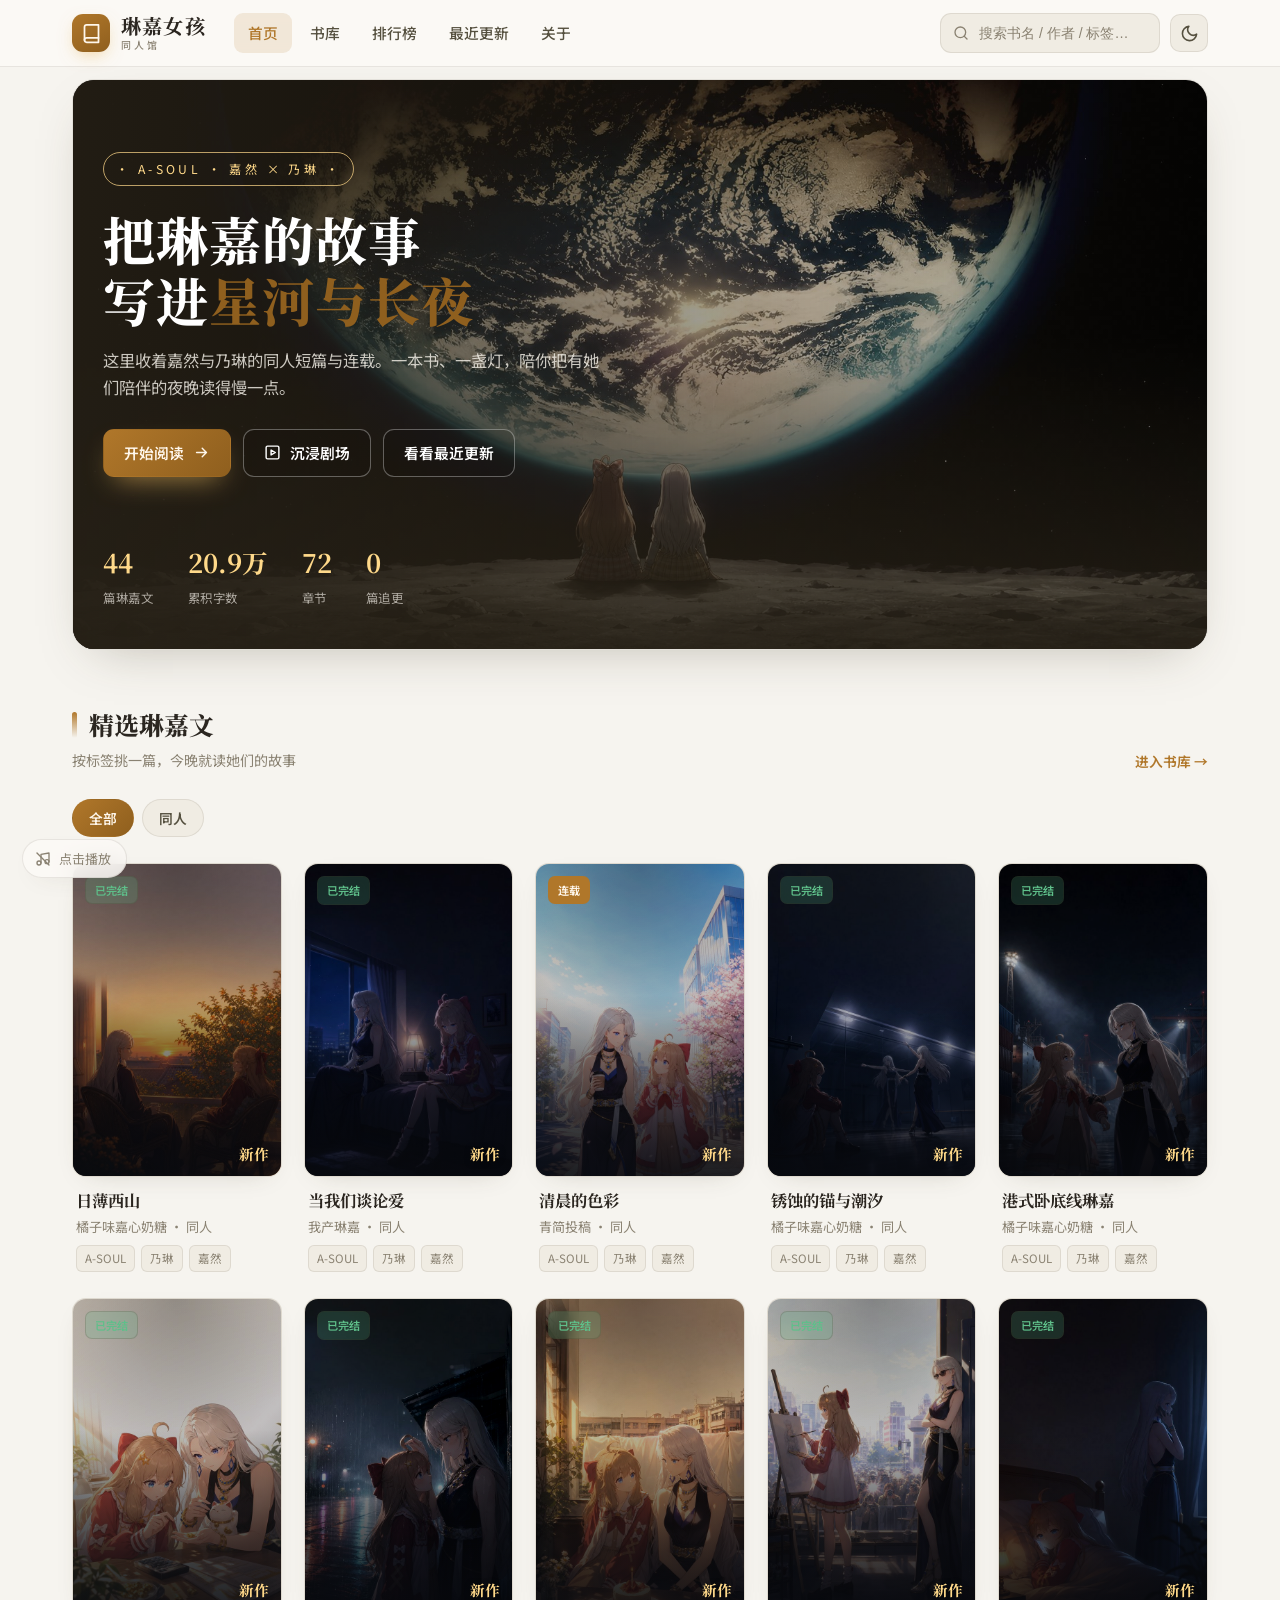
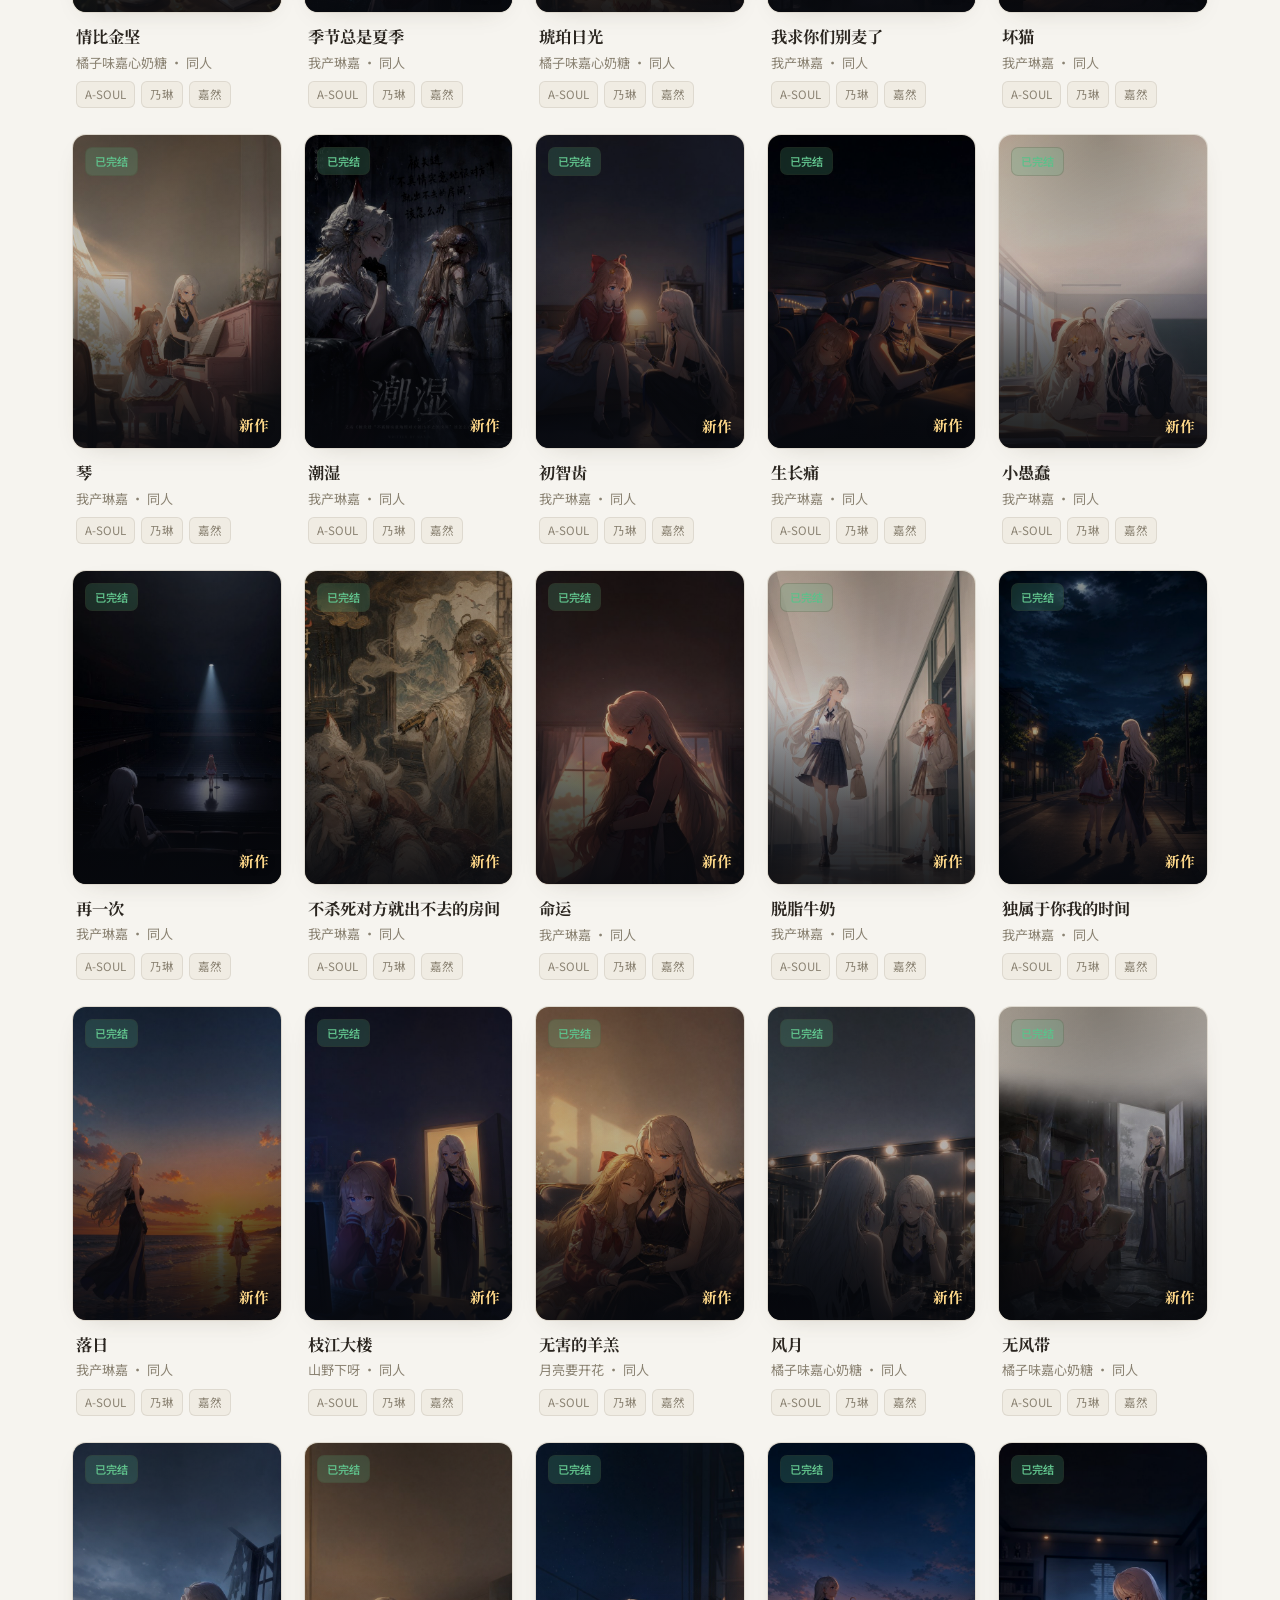
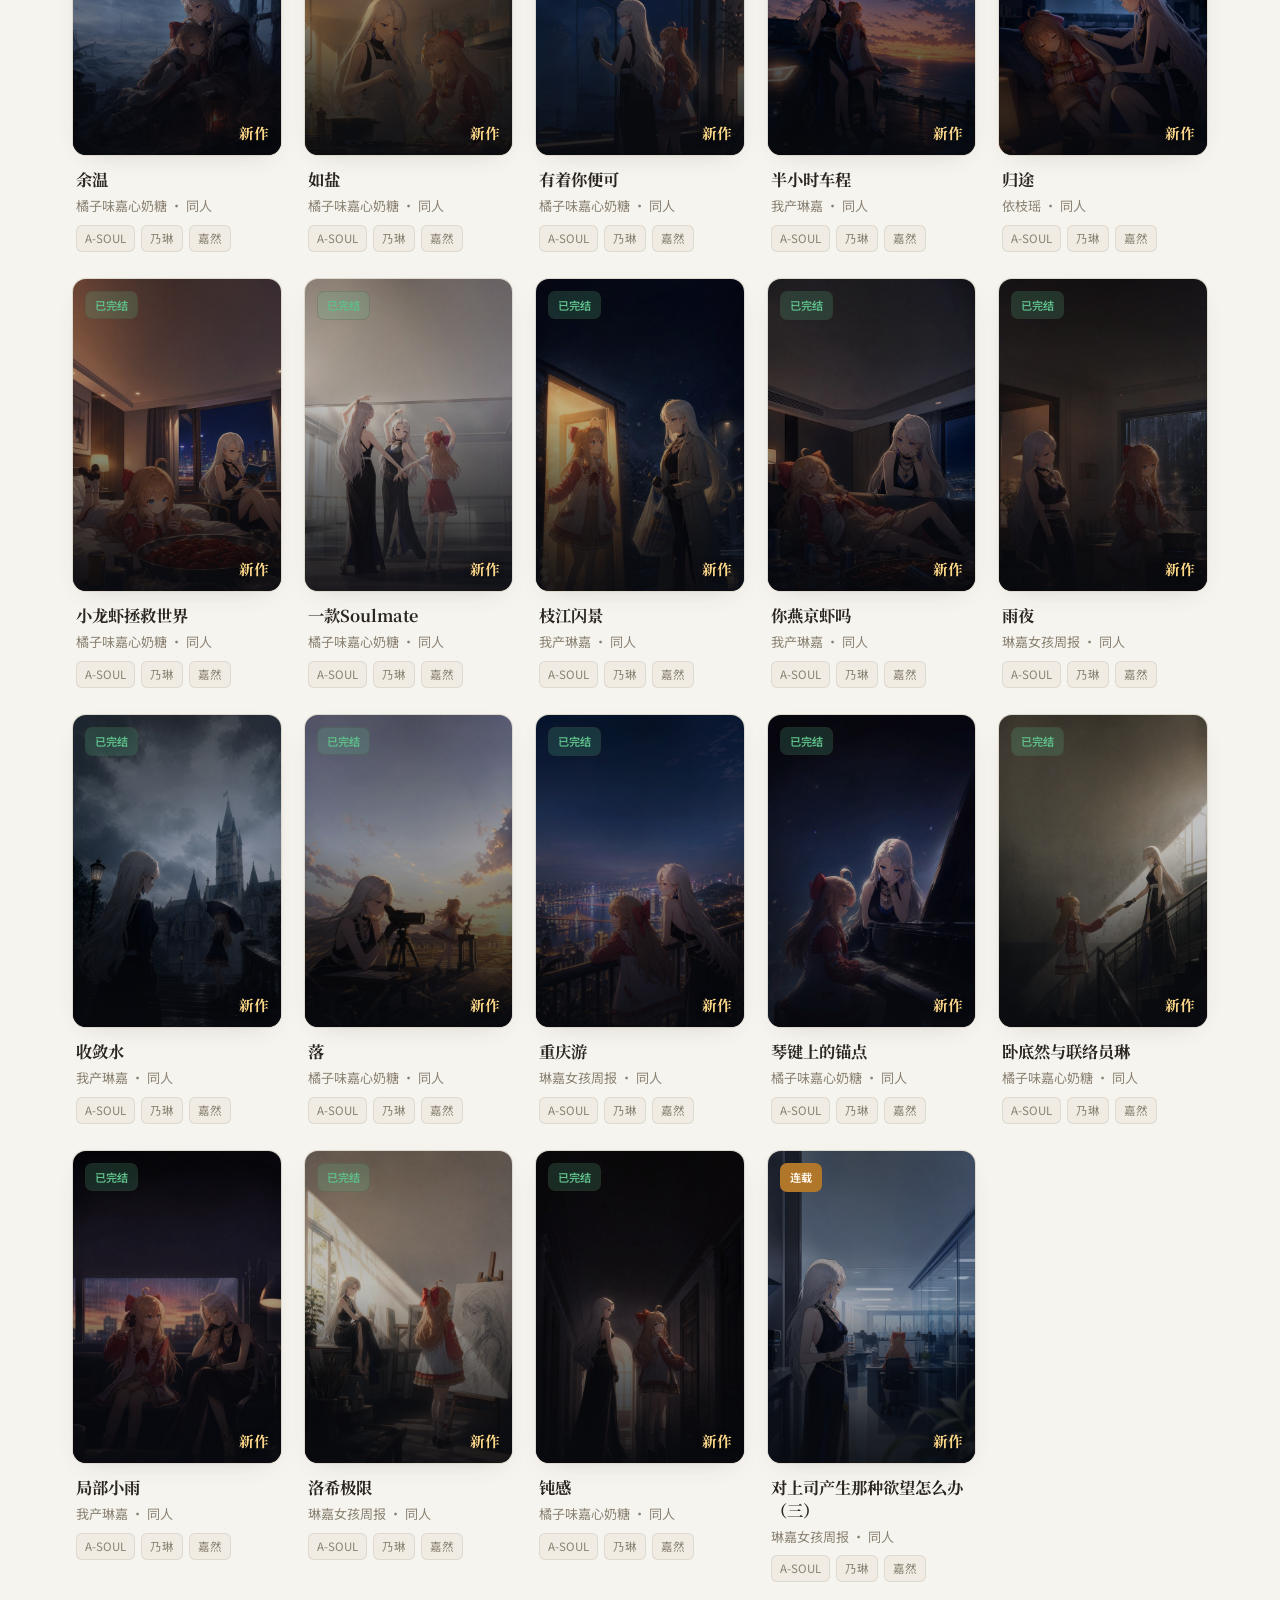
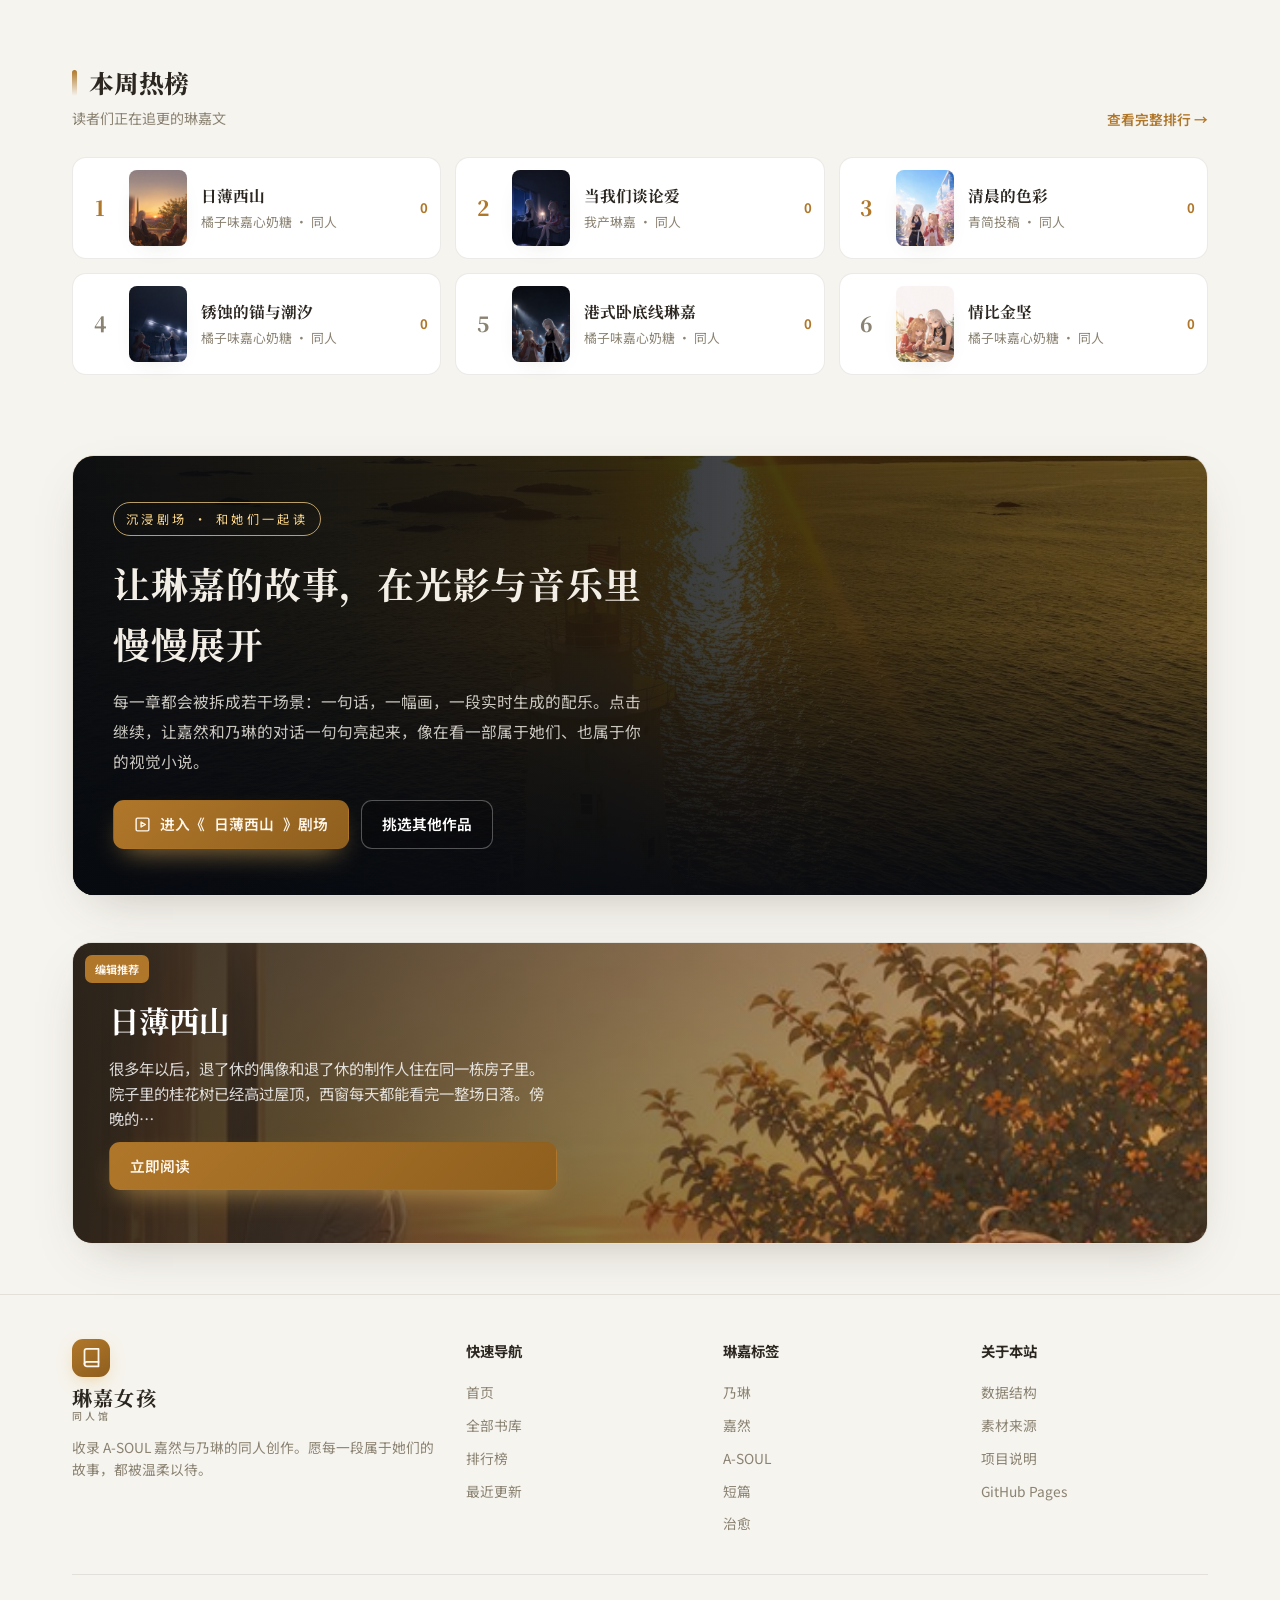
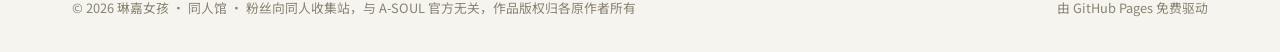
<file: index.html>
<!DOCTYPE html>
<html lang="zh-CN" data-theme="dark">
<head>
  <meta charset="UTF-8">
  <meta name="viewport" content="width=device-width, initial-scale=1.0">
  <title>琳嘉女孩 · 同人馆 — 嘉然与乃琳的同人文收藏</title>
  <meta name="description" content="收录 A-SOUL 嘉然与乃琳（琳嘉）同人文的在线阅读站：短篇、连载，以及 Galgame 式的沉浸剧场。">
  <link rel="icon" href="data:image/svg+xml,<svg xmlns='http://www.w3.org/2000/svg' viewBox='0 0 24 24'><rect width='24' height='24' rx='6' fill='%23e6b45c'/><path d='M6 6v12h4l2-2 2 2h4V6H14l-2 2-2-2z' fill='%236b4a13'/></svg>">
  <link rel="preconnect" href="https://fonts.googleapis.com">
  <link rel="preconnect" href="https://fonts.gstatic.com" crossorigin>
  <link href="https://fonts.googleapis.com/css2?family=Noto+Sans+SC:wght@400;500;700&family=Noto+Serif+SC:wght@400;600;700;800&display=swap" rel="stylesheet">
  <link rel="stylesheet" href="assets/css/style.css">
</head>
<body>
  <div data-layout-topbar></div>

  <main class="container">
    <!-- Hero -->
    <section class="hero reveal">
      <img class="hero-img" src="assets/images/banners/hero.jpg" alt="两个女孩坐在月球上眺望地球">
      <div class="hero-veil"></div>
      <div class="hero-content">
        <span class="hero-eyebrow">· A-SOUL · 嘉然 × 乃琳 ·</span>
        <h1 class="hero-title">把琳嘉的故事<br>写进<em>星河与长夜</em></h1>
        <p class="hero-sub">这里收着嘉然与乃琳的同人短篇与连载。一本书、一盏灯，陪你把有她们陪伴的夜晚读得慢一点。</p>
        <div class="hero-actions">
          <a class="btn btn-primary" href="library.html">
            开始阅读
            <svg viewBox="0 0 24 24" fill="none" stroke="currentColor" stroke-width="2" stroke-linecap="round" stroke-linejoin="round"><path d="M5 12h14M13 6l6 6-6 6"/></svg>
          </a>
          <a class="btn btn-ghost" href="read.html?id=morning-colors&c=1&mode=theater" data-theater-link>
            <svg viewBox="0 0 24 24" fill="none" stroke="currentColor" stroke-width="2" stroke-linecap="round" stroke-linejoin="round"><path d="M5 3h14a2 2 0 0 1 2 2v14a2 2 0 0 1-2 2H5a2 2 0 0 1-2-2V5a2 2 0 0 1 2-2z"/><path d="M10 8.5v7l6-3.5-6-3.5z"/></svg>
            沉浸剧场
          </a>
          <a class="btn btn-ghost" href="library.html?sort=new">看看最近更新</a>
        </div>
      </div>
      <div class="hero-stats" data-stats></div>
    </section>

    <!-- Featured grid -->
    <section class="section">
      <div class="section-head">
        <div>
          <h2>精选琳嘉文</h2>
          <p>按标签挑一篇，今晚就读她们的故事</p>
        </div>
        <a class="section-more" href="library.html">进入书库 →</a>
      </div>

      <div class="tabs" data-cat-tabs></div>
      <div class="book-grid" data-book-grid></div>
    </section>

    <!-- Ranking -->
    <section class="section">
      <div class="section-head">
        <div>
          <h2>本周热榜</h2>
          <p>读者们正在追更的琳嘉文</p>
        </div>
        <a class="section-more" href="library.html?sort=rank">查看完整排行 →</a>
      </div>
      <div class="rank-grid" data-rank-grid></div>
    </section>

    <!-- Theater promo -->
    <section class="section">
      <div class="theater-promo reveal">
        <div class="theater-promo-bg">
          <img src="assets/images/scenes/lighthouse-sea.jpg" alt="海边的灯塔" loading="lazy">
        </div>
        <div class="theater-promo-veil"></div>
        <div class="theater-promo-body">
          <span class="hero-eyebrow">沉浸剧场 · 和她们一起读</span>
          <h2>让琳嘉的故事，在光影与音乐里慢慢展开</h2>
          <p>每一章都会被拆成若干场景：一句话，一幅画，一段实时生成的配乐。点击继续，让嘉然和乃琳的对话一句句亮起来，像在看一部属于她们、也属于你的视觉小说。</p>
          <div class="hero-actions">
            <a class="btn btn-primary" href="read.html?id=morning-colors&c=1&mode=theater" data-theater-link>
              <svg viewBox="0 0 24 24" fill="none" stroke="currentColor" stroke-width="2" stroke-linecap="round" stroke-linejoin="round"><path d="M5 3h14a2 2 0 0 1 2 2v14a2 2 0 0 1-2 2H5a2 2 0 0 1-2-2V5a2 2 0 0 1 2-2z"/><path d="M10 8.5v7l6-3.5-6-3.5z"/></svg>
              进入《<span data-theater-title>清晨的色彩</span>》剧场
            </a>
            <a class="btn btn-ghost" href="library.html">挑选其他作品</a>
          </div>
        </div>
      </div>
    </section>

    <!-- Editor's pick banner -->
    <section class="feature-banner reveal" data-feature-banner></section>
  </main>

  <div data-layout-footer></div>

  <script src="assets/js/layout.js"></script>
  <script src="assets/js/common.js"></script>
  <script src="assets/js/data.js"></script>
  <script src="assets/js/home.js"></script>
  <script src="assets/js/bgm.js"></script>
</body>
</html>
</file>
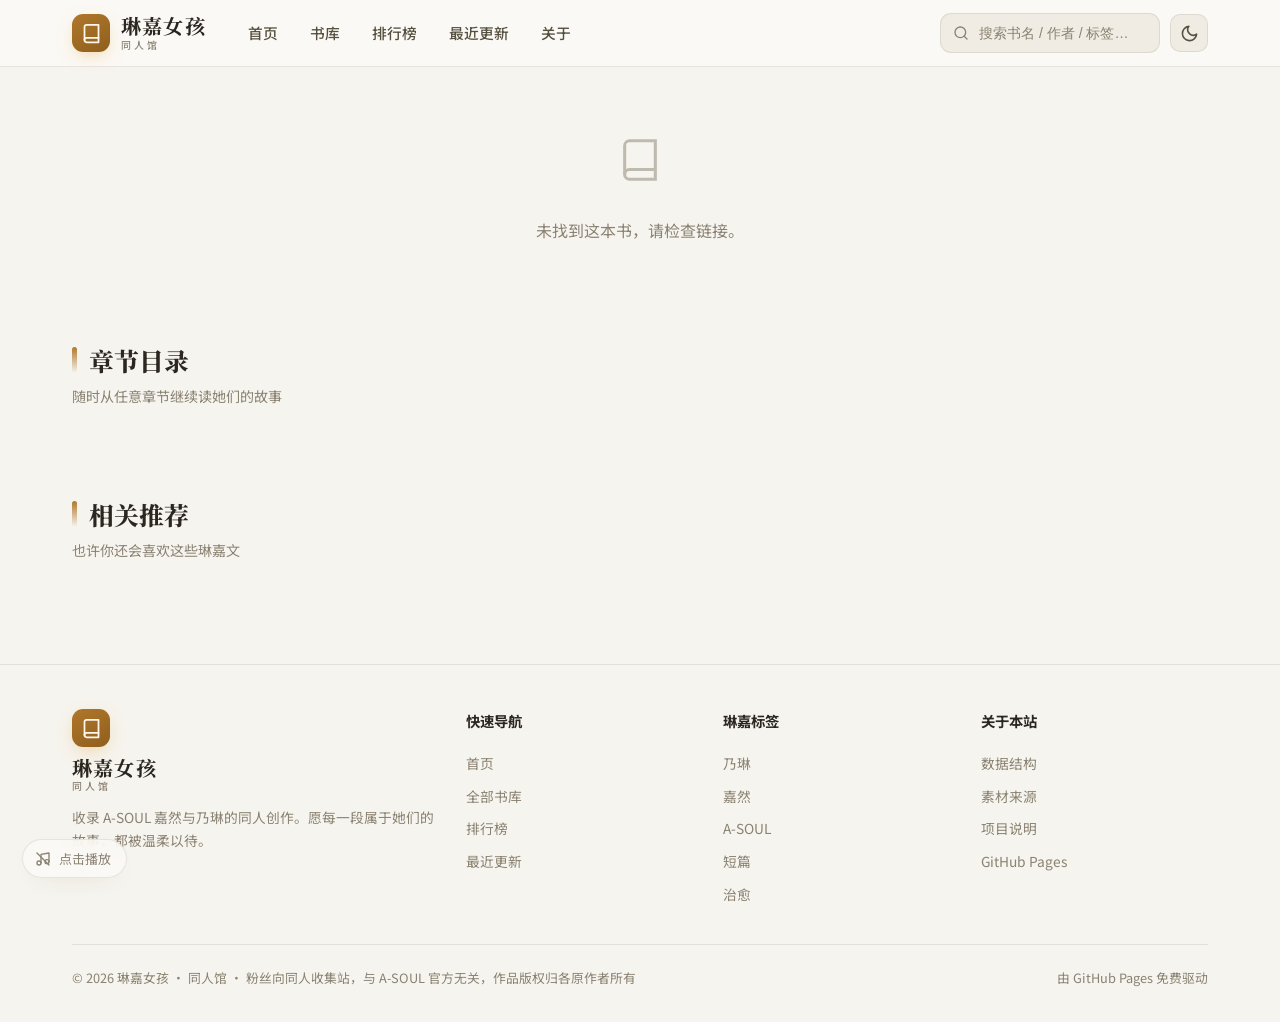
<file: book.html>
<!DOCTYPE html>
<html lang="zh-CN" data-theme="dark">
<head>
  <meta charset="UTF-8">
  <meta name="viewport" content="width=device-width, initial-scale=1.0">
  <title>作品详情 · 琳嘉女孩 同人馆</title>
  <meta name="description" content="嘉然与乃琳同人作品的简介、章节目录与在线阅读入口。">
  <link rel="icon" href="data:image/svg+xml,<svg xmlns='http://www.w3.org/2000/svg' viewBox='0 0 24 24'><rect width='24' height='24' rx='6' fill='%23e6b45c'/><path d='M6 6v12h4l2-2 2 2h4V6H14l-2 2-2-2z' fill='%236b4a13'/></svg>">
  <link rel="preconnect" href="https://fonts.googleapis.com">
  <link rel="preconnect" href="https://fonts.gstatic.com" crossorigin>
  <link href="https://fonts.googleapis.com/css2?family=Noto+Sans+SC:wght@400;500;700&family=Noto+Serif+SC:wght@400;600;700;800&display=swap" rel="stylesheet">
  <link rel="stylesheet" href="assets/css/style.css">
</head>
<body>
  <div data-layout-topbar></div>

  <main class="container">
    <div data-book></div>

    <section class="book-sections">
      <div class="section-head">
        <div><h2>章节目录</h2><p>随时从任意章节继续读她们的故事</p></div>
      </div>
      <div data-chapters></div>
    </section>

    <section class="section" style="padding-top:0">
      <div class="section-head">
        <div><h2>相关推荐</h2><p>也许你还会喜欢这些琳嘉文</p></div>
      </div>
      <div class="related-grid" data-related></div>
    </section>
  </main>

  <div data-layout-footer></div>

  <script src="assets/js/layout.js"></script>
  <script src="assets/js/common.js"></script>
  <script src="assets/js/data.js"></script>
  <script src="assets/js/book.js"></script>
  <script src="assets/js/bgm.js"></script>
</body>
</html>
</file>
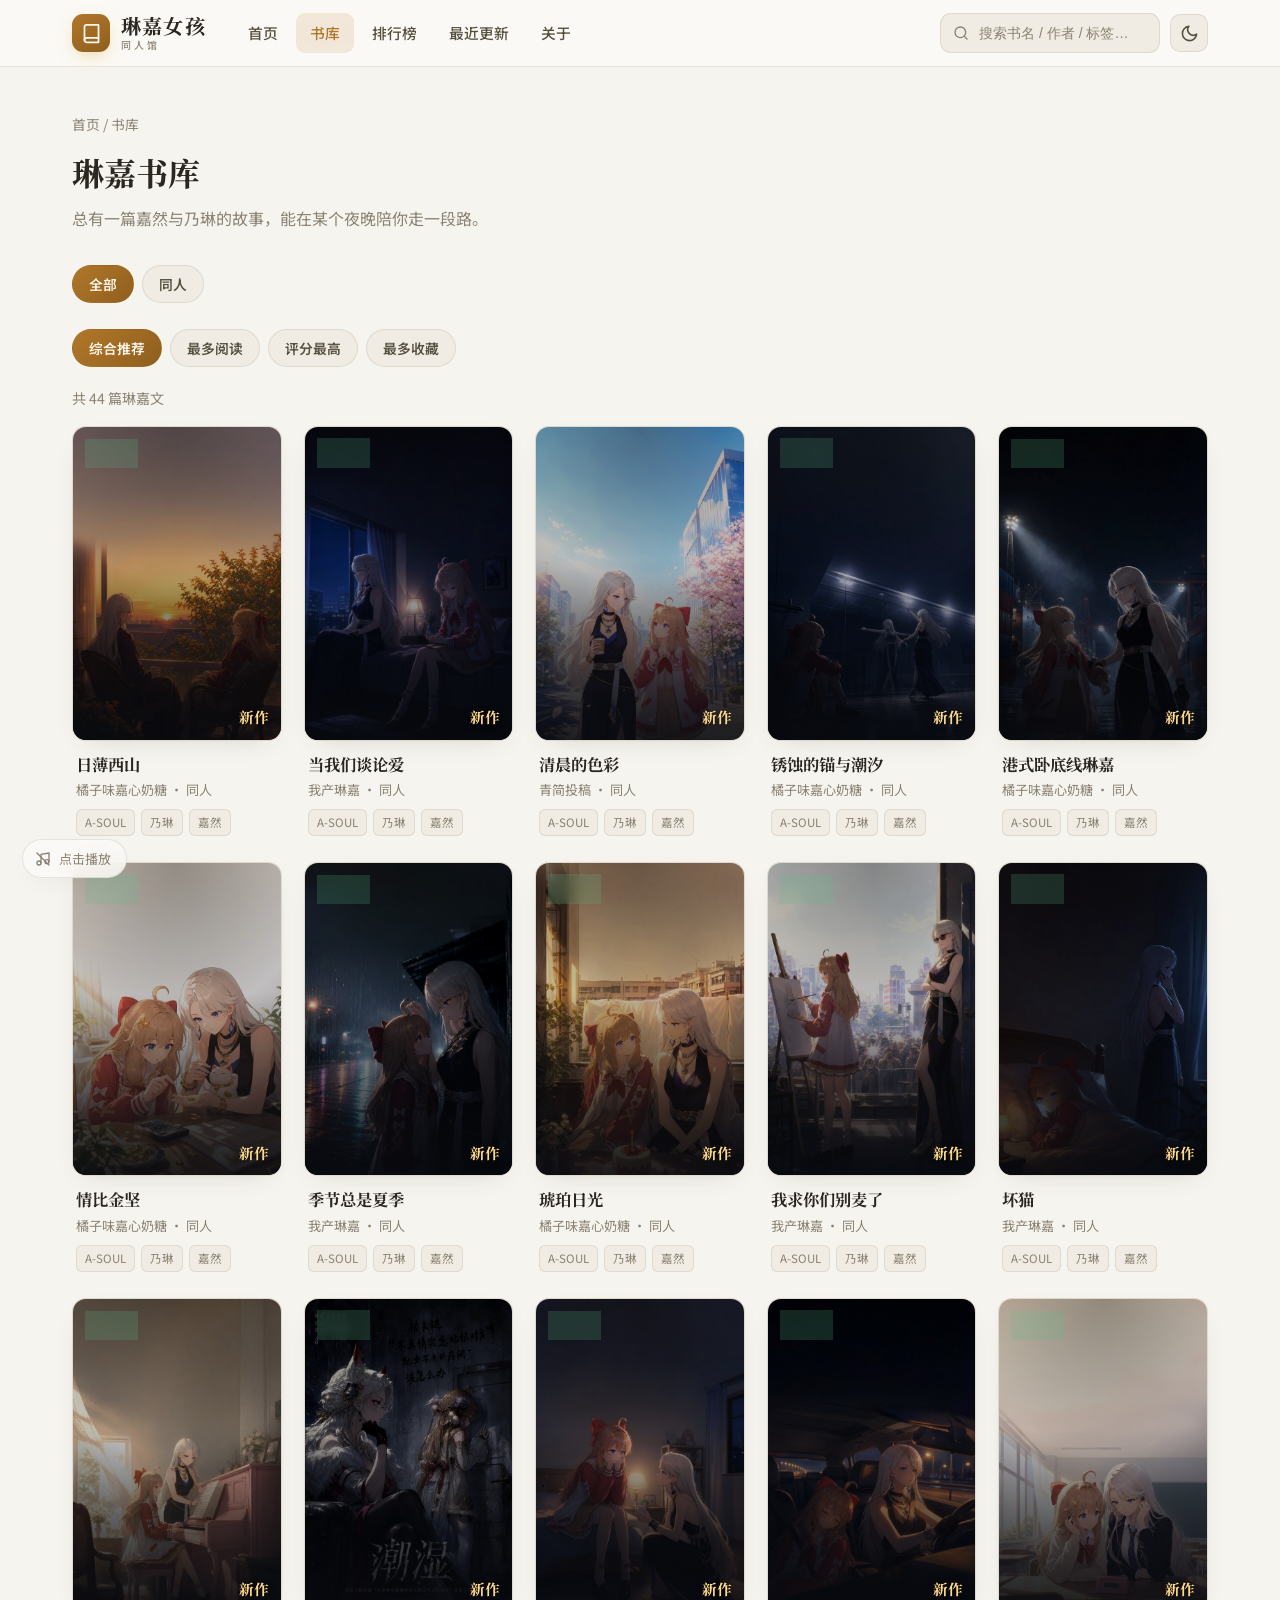
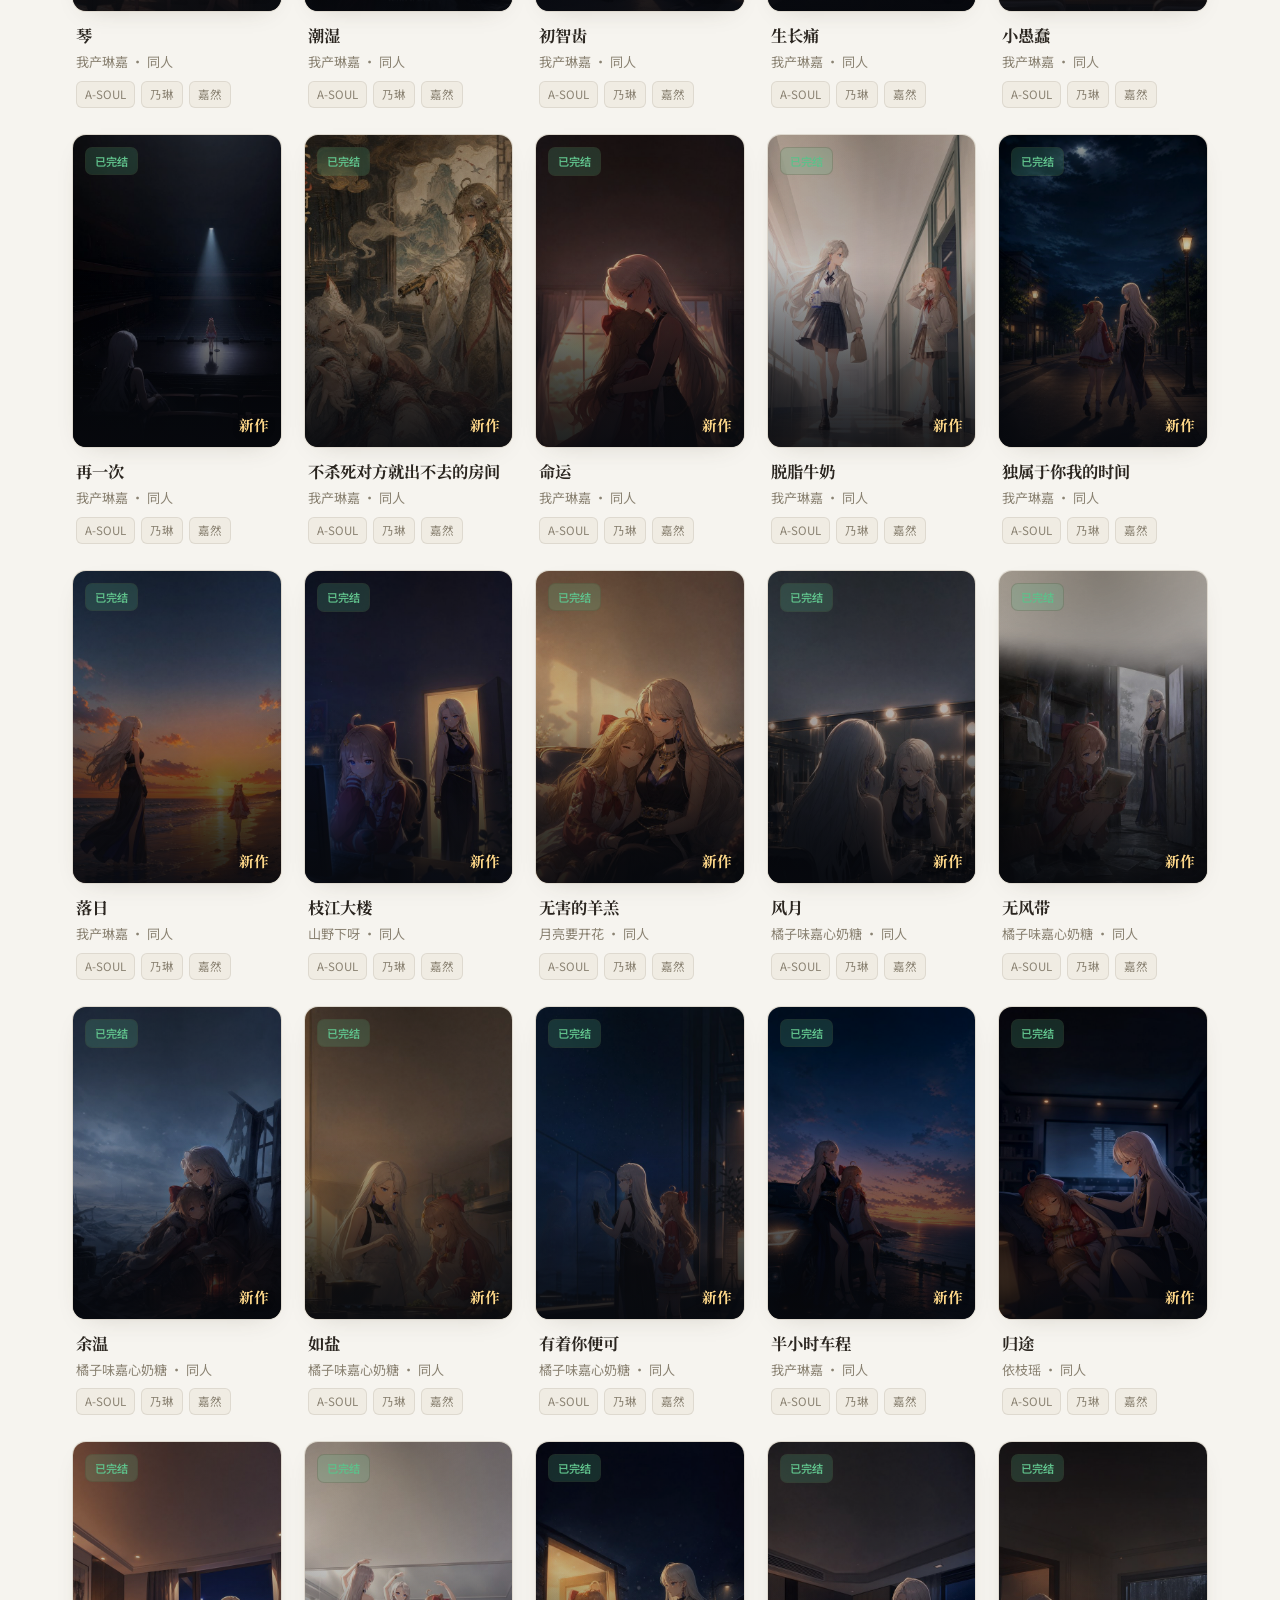
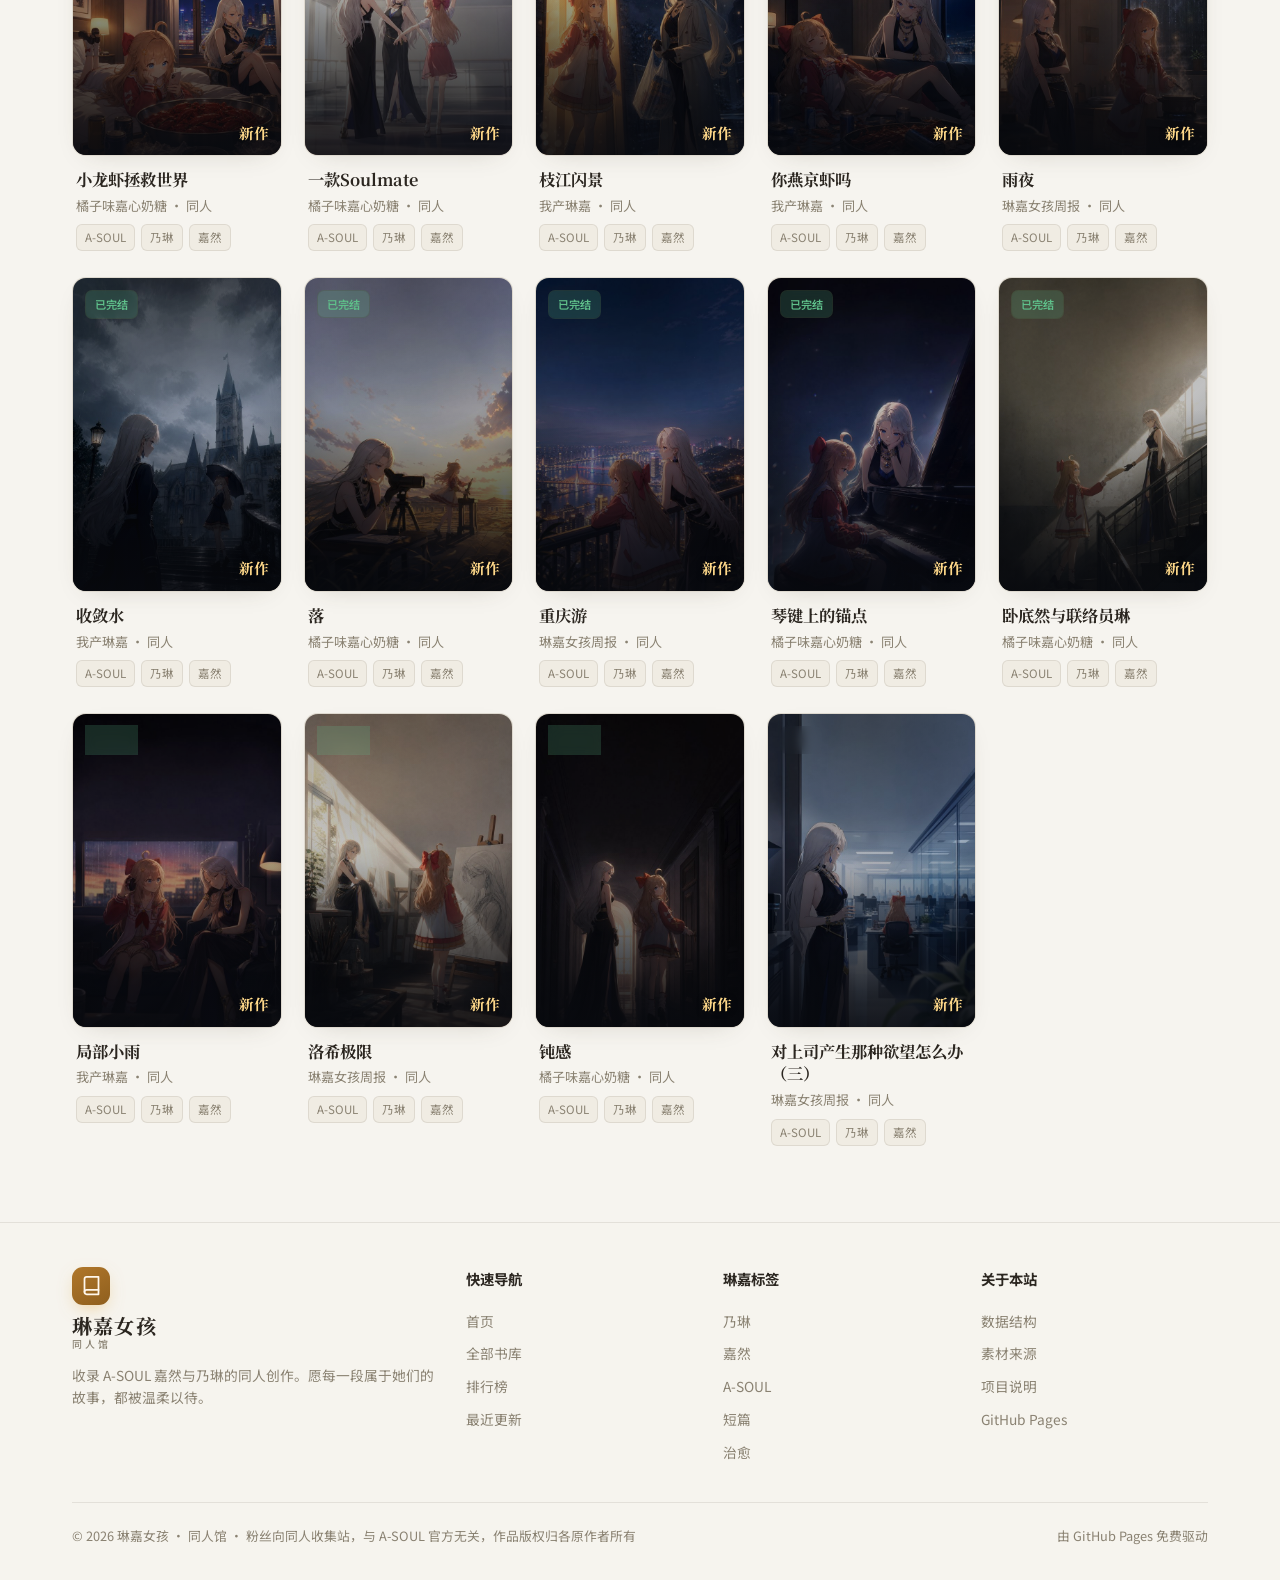
<file: library.html>
<!DOCTYPE html>
<html lang="zh-CN" data-theme="dark">
<head>
  <meta charset="UTF-8">
  <meta name="viewport" content="width=device-width, initial-scale=1.0">
  <title>琳嘉书库 · 琳嘉女孩 同人馆</title>
  <meta name="description" content="琳嘉女孩同人馆书库：浏览 A-SOUL 嘉然 × 乃琳的同人文与连载。">
  <link rel="icon" href="data:image/svg+xml,<svg xmlns='http://www.w3.org/2000/svg' viewBox='0 0 24 24'><rect width='24' height='24' rx='6' fill='%23e6b45c'/><path d='M6 6v12h4l2-2 2 2h4V6H14l-2 2-2-2z' fill='%236b4a13'/></svg>">
  <link rel="preconnect" href="https://fonts.googleapis.com">
  <link rel="preconnect" href="https://fonts.gstatic.com" crossorigin>
  <link href="https://fonts.googleapis.com/css2?family=Noto+Sans+SC:wght@400;500;700&family=Noto+Serif+SC:wght@400;600;700;800&display=swap" rel="stylesheet">
  <link rel="stylesheet" href="assets/css/style.css">
</head>
<body>
  <div data-layout-topbar></div>

  <main class="container">
    <header class="page-head">
      <div class="crumbs"><a href="index.html">首页</a> / 书库</div>
      <h1 data-page-title>琳嘉书库</h1>
      <p style="color:var(--text-muted);margin:6px 0 0">总有一篇嘉然与乃琳的故事，能在某个夜晚陪你走一段路。</p>
    </header>

    <section class="section" style="padding-top:8px">
      <div class="tabs" data-cat-tabs></div>
      <div class="tabs" data-sort style="margin-bottom:20px"></div>
      <div class="section-head" style="margin-bottom:16px">
        <p data-count style="margin:0"></p>
      </div>
      <div class="book-grid" data-grid></div>
    </section>
  </main>

  <div data-layout-footer></div>

  <script src="assets/js/layout.js"></script>
  <script src="assets/js/common.js"></script>
  <script src="assets/js/data.js"></script>
  <script src="assets/js/library.js"></script>
  <script src="assets/js/bgm.js"></script>
</body>
</html>
</file>
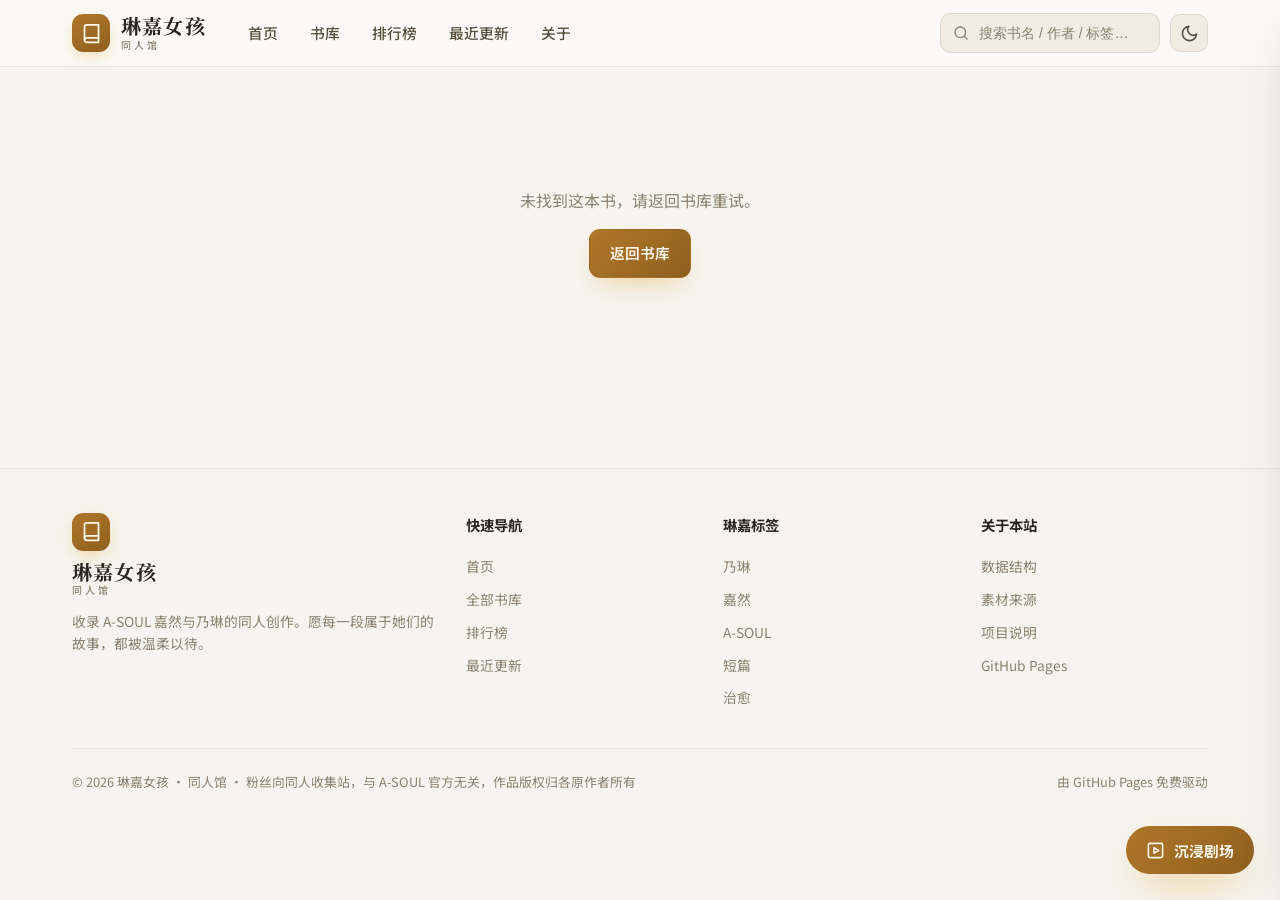
<file: read.html>
<!DOCTYPE html>
<html lang="zh-CN" data-theme="dark">
<head>
  <meta charset="UTF-8">
  <meta name="viewport" content="width=device-width, initial-scale=1.0">
  <title>阅读 · 琳嘉女孩 同人馆</title>
  <meta name="description" content="琳嘉同人在线阅读页面，支持沉浸剧场模式。">
  <link rel="icon" href="data:image/svg+xml,<svg xmlns='http://www.w3.org/2000/svg' viewBox='0 0 24 24'><rect width='24' height='24' rx='6' fill='%23e6b45c'/><path d='M6 6v12h4l2-2 2 2h4V6H14l-2 2-2-2z' fill='%236b4a13'/></svg>">
  <link rel="preconnect" href="https://fonts.googleapis.com">
  <link rel="preconnect" href="https://fonts.gstatic.com" crossorigin>
  <link href="https://fonts.googleapis.com/css2?family=Noto+Sans+SC:wght@400;500;700&family=Noto+Serif+SC:wght@400;600;700;800&display=swap" rel="stylesheet">
  <link rel="stylesheet" href="assets/css/style.css">
  <link rel="stylesheet" href="assets/css/theater.css">
</head>
<body>
  <div data-layout-topbar></div>

  <main class="container reader" data-reader>
    <div class="reader-top">
      <a class="back" data-back href="book.html">
        <svg viewBox="0 0 24 24" fill="none" stroke="currentColor" stroke-width="2" stroke-linecap="round" stroke-linejoin="round"><path d="M19 12H5M12 19l-7-7 7-7"/></svg>
        返回作品
      </a>
      <div class="reader-controls">
        <button class="icon-btn" data-font-dec aria-label="缩小字号">
          <svg viewBox="0 0 24 24" fill="none" stroke="currentColor" stroke-width="2" stroke-linecap="round"><path d="M5 12h14"/></svg>
        </button>
        <span class="tag" data-font-label style="min-width:48px;text-align:center">100%</span>
        <button class="icon-btn" data-font-inc aria-label="放大字号">
          <svg viewBox="0 0 24 24" fill="none" stroke="currentColor" stroke-width="2" stroke-linecap="round"><path d="M12 5v14M5 12h14"/></svg>
        </button>
        <button class="icon-btn" data-toc-open aria-label="目录">
          <svg viewBox="0 0 24 24" fill="none" stroke="currentColor" stroke-width="2" stroke-linecap="round" stroke-linejoin="round"><path d="M4 6h16M4 12h10M4 18h14"/></svg>
        </button>
        <button class="btn btn-sm btn-theater" data-theater-open type="button" title="沉浸剧场（配图 + 配乐）">
          <svg viewBox="0 0 24 24" fill="none" stroke="currentColor" stroke-width="2" stroke-linecap="round" stroke-linejoin="round"><path d="M5 3h14a2 2 0 0 1 2 2v14a2 2 0 0 1-2 2H5a2 2 0 0 1-2-2V5a2 2 0 0 1 2-2z"/><path d="M10 8.5v7l6-3.5-6-3.5z"/></svg>
          剧场
        </button>
      </div>
    </div>

    <article class="reader-panel">
      <h1 class="reader-chapter-title" data-chapter-title>加载中…</h1>
      <div class="reader-meta" data-chapter-meta></div>
      <div class="reader-content" data-content></div>
      <nav class="reader-nav">
        <a class="btn btn-ghost" data-prev href="javascript:void(0)">
          <svg viewBox="0 0 24 24" fill="none" stroke="currentColor" stroke-width="2" stroke-linecap="round" stroke-linejoin="round"><path d="M19 12H5M12 19l-7-7 7-7"/></svg>
          上一章
        </a>
        <a class="btn btn-primary" data-next href="javascript:void(0)">下一章</a>
      </nav>
    </article>
  </main>

  <div data-layout-footer></div>

  <button class="theater-fab" data-theater-open type="button">
    <svg viewBox="0 0 24 24" fill="none" stroke="currentColor" stroke-width="2" stroke-linecap="round" stroke-linejoin="round"><path d="M5 3h14a2 2 0 0 1 2 2v14a2 2 0 0 1-2 2H5a2 2 0 0 1-2-2V5a2 2 0 0 1 2-2z"/><path d="M10 8.5v7l6-3.5-6-3.5z"/></svg>
    沉浸剧场
  </button>

  <div class="overlay" data-overlay></div>
  <aside class="toc-drawer" data-toc>
    <div class="toc-head">
      <h4 data-toc-title>目录</h4>
      <button class="icon-btn" data-toc-close aria-label="关闭">
        <svg viewBox="0 0 24 24" fill="none" stroke="currentColor" stroke-width="2" stroke-linecap="round"><path d="M6 6l12 12M18 6L6 18"/></svg>
      </button>
    </div>
    <div class="toc-list" data-toc-list></div>
  </aside>

  <script src="assets/js/layout.js"></script>
  <script src="assets/js/common.js"></script>
  <script src="assets/js/data.js"></script>
  <script src="assets/js/read.js"></script>
  <script src="assets/js/music.js"></script>
  <script src="assets/js/theater.js"></script>
</body>
</html>
</file>
<file: assets/css/style.css>
:root {
  --font-serif: 'Noto Serif SC', 'Songti SC', 'STSong', 'SimSun', serif;
  --font-sans: 'Noto Sans SC', 'PingFang SC', 'Microsoft YaHei', -apple-system, sans-serif;
  --bg: #0d1016;
  --bg-2: #141925;
  --bg-3: #1b2231;
  --bg-glass: rgba(20, 25, 37, 0.82);
  --border: rgba(255, 255, 255, 0.08);
  --border-strong: rgba(255, 255, 255, 0.16);
  --text: #e9e7e1;
  --text-soft: #b9bec8;
  --text-muted: #8a919d;
  --accent: #e6b45c;
  --accent-strong: #f0c473;
  --accent-ink: #6b4a13;
  --accent-2: #8b96cf;
  --danger: #d16b6b;
  --success: #5fbf8a;
  --radius: 14px;
  --radius-sm: 9px;
  --shadow: 0 18px 50px -18px rgba(0, 0, 0, 0.72);
  --shadow-sm: 0 8px 26px -14px rgba(0, 0, 0, 0.6);
  --maxw: 1180px;
  --ease: cubic-bezier(0.22, 0.68, 0.35, 1);
}

[data-theme="light"] {
  --bg: #f6f4ef;
  --bg-2: #ffffff;
  --bg-3: #f0ece3;
  --bg-glass: rgba(252, 250, 246, 0.86);
  --border: rgba(60, 50, 30, 0.1);
  --border-strong: rgba(60, 50, 30, 0.18);
  --text: #2b2620;
  --text-soft: #55503f;
  --text-muted: #8a8272;
  --accent: #b0772a;
  --accent-strong: #8f5f1e;
  --accent-ink: #fff7ec;
  --accent-2: #5c6aa8;
  --shadow: 0 18px 50px -24px rgba(70, 60, 40, 0.35);
  --shadow-sm: 0 8px 26px -16px rgba(70, 60, 40, 0.28);
}

* { box-sizing: border-box; }

html { scroll-behavior: smooth; }

body {
  margin: 0;
  font-family: var(--font-sans);
  background: var(--bg);
  color: var(--text);
  line-height: 1.65;
  -webkit-font-smoothing: antialiased;
  text-rendering: optimizeLegibility;
  transition: background 0.4s var(--ease), color 0.4s var(--ease);
}

body.no-scroll { overflow: hidden; }

a { color: inherit; text-decoration: none; }
img { display: block; max-width: 100%; }
button { font-family: inherit; cursor: pointer; }

.container {
  width: 100%;
  max-width: var(--maxw);
  margin: 0 auto;
  padding: 0 22px;
}

::selection { background: var(--accent); color: var(--accent-ink); }

/* ---------- Topbar ---------- */
.topbar {
  position: sticky;
  top: 0;
  z-index: 90;
  backdrop-filter: saturate(150%) blur(14px);
  background: var(--bg-glass);
  border-bottom: 1px solid var(--border);
  transition: background 0.4s var(--ease), border-color 0.4s var(--ease);
}

.topbar-inner {
  display: flex;
  align-items: center;
  gap: 22px;
  height: 66px;
}

.brand {
  display: flex;
  align-items: center;
  gap: 11px;
  flex-shrink: 0;
}

.brand-mark {
  width: 38px;
  height: 38px;
  border-radius: 11px;
  display: grid;
  place-items: center;
  background: linear-gradient(150deg, var(--accent), var(--accent-strong));
  color: var(--accent-ink);
  box-shadow: 0 6px 18px -6px rgba(230, 180, 92, 0.7);
}

.brand-mark svg { width: 21px; height: 21px; }

.brand-name {
  font-family: var(--font-serif);
  font-weight: 700;
  font-size: 1.26rem;
  letter-spacing: 0.06em;
  line-height: 1.1;
}

.brand-name small {
  display: block;
  font-family: var(--font-sans);
  font-size: 0.62rem;
  font-weight: 500;
  letter-spacing: 0.32em;
  color: var(--text-muted);
  margin-top: 2px;
}

.nav {
  display: flex;
  align-items: center;
  gap: 4px;
  margin-left: 6px;
}

.nav a {
  padding: 8px 14px;
  border-radius: 9px;
  font-size: 0.92rem;
  color: var(--text-soft);
  font-weight: 500;
  transition: color 0.2s, background 0.2s;
}

.nav a:hover { color: var(--text); background: var(--bg-3); }
.nav a.active { color: var(--accent); background: color-mix(in srgb, var(--accent) 14%, transparent); }

.topbar-actions {
  margin-left: auto;
  display: flex;
  align-items: center;
  gap: 10px;
}

.icon-btn {
  width: 38px;
  height: 38px;
  border-radius: 10px;
  border: 1px solid var(--border);
  background: var(--bg-3);
  color: var(--text-soft);
  display: grid;
  place-items: center;
  transition: color 0.2s, border-color 0.2s, transform 0.2s;
}

.icon-btn:hover { color: var(--accent); border-color: var(--accent); }
.icon-btn:active { transform: scale(0.94); }
.icon-btn svg { width: 19px; height: 19px; }

.search-box {
  display: flex;
  align-items: center;
  gap: 8px;
  padding: 0 12px;
  height: 40px;
  width: 220px;
  border: 1px solid var(--border);
  border-radius: 11px;
  background: var(--bg-3);
  transition: border-color 0.2s, width 0.3s var(--ease);
}

.search-box:focus-within { border-color: var(--accent); width: 280px; }
.search-box svg { width: 16px; height: 16px; color: var(--text-muted); flex-shrink: 0; }
.search-box input {
  border: none;
  outline: none;
  background: transparent;
  color: var(--text);
  width: 100%;
  font-size: 0.88rem;
}
.search-box input::placeholder { color: var(--text-muted); }

.menu-toggle { display: none; }

/* ---------- Buttons ---------- */
.btn {
  display: inline-flex;
  align-items: center;
  gap: 9px;
  padding: 11px 20px;
  border-radius: 11px;
  border: 1px solid var(--border-strong);
  background: var(--bg-3);
  color: var(--text);
  font-size: 0.92rem;
  font-weight: 600;
  transition: transform 0.18s var(--ease), background 0.2s, border-color 0.2s, color 0.2s, box-shadow 0.2s;
}

.btn:hover { transform: translateY(-2px); }
.btn:active { transform: translateY(0); }
.btn svg { width: 17px; height: 17px; }

.btn-primary {
  background: linear-gradient(135deg, var(--accent), var(--accent-strong));
  border-color: transparent;
  color: var(--accent-ink);
  box-shadow: 0 12px 28px -12px rgba(230, 180, 92, 0.75);
}

.btn-ghost { background: transparent; }
.btn-sm { padding: 7px 14px; font-size: 0.84rem; border-radius: 9px; }

.btn-theater {
  border-color: color-mix(in srgb, var(--accent) 48%, transparent);
  background: color-mix(in srgb, var(--accent) 13%, transparent);
  color: var(--accent);
}

.btn-theater:hover {
  background: color-mix(in srgb, var(--accent) 22%, transparent);
  border-color: var(--accent);
}

/* ---------- Theater promo (home) ---------- */
.theater-promo {
  position: relative;
  overflow: hidden;
  border-radius: 22px;
  border: 1px solid var(--border);
  box-shadow: var(--shadow);
  min-height: 340px;
  display: flex;
  align-items: center;
}

.theater-promo-bg { position: absolute; inset: 0; }
.theater-promo-bg img { width: 100%; height: 100%; object-fit: cover; filter: saturate(0.92) brightness(0.62); transform: scale(1.02); }

.theater-promo-veil {
  position: absolute;
  inset: 0;
  background:
    linear-gradient(90deg, rgba(7, 10, 16, 0.94) 0%, rgba(7, 10, 16, 0.72) 46%, rgba(7, 10, 16, 0.22) 100%),
    linear-gradient(0deg, rgba(7, 10, 16, 0.9) 0%, transparent 60%);
}

.theater-promo-body {
  position: relative;
  z-index: 2;
  max-width: 620px;
  padding: 46px 40px;
  color: #f3efe7;
}

.theater-promo-body h2 {
  font-family: var(--font-serif);
  font-size: clamp(1.6rem, 3.4vw, 2.3rem);
  margin: 18px 0 12px;
  letter-spacing: 0.02em;
}

.theater-promo-body p {
  color: rgba(243, 239, 231, 0.82);
  font-size: 0.98rem;
  line-height: 1.9;
  margin: 0 0 24px;
  max-width: 540px;
}

.theater-promo .btn-ghost { color: #fff; border-color: rgba(255, 255, 255, 0.3); background: rgba(0, 0, 0, 0.16); }
.theater-promo .btn-ghost:hover { background: rgba(0, 0, 0, 0.3); }

@media (max-width: 640px) {
  .theater-promo-body { padding: 34px 22px; }
}

/* ---------- Hero ---------- */
.hero {
  position: relative;
  overflow: hidden;
  margin-top: 12px;
  border-radius: 22px;
  border: 1px solid var(--border);
  box-shadow: var(--shadow);
}

.hero-img {
  position: absolute;
  inset: 0;
  width: 100%;
  height: 100%;
  object-fit: cover;
  filter: saturate(0.92);
}

.hero-veil {
  position: absolute;
  inset: 0;
  background:
    linear-gradient(90deg, rgba(9, 12, 18, 0.92) 0%, rgba(9, 12, 18, 0.62) 46%, rgba(9, 12, 18, 0.22) 100%),
    linear-gradient(0deg, rgba(9, 12, 18, 0.92) 0%, transparent 55%);
}

[data-theme="light"] .hero-veil {
  background:
    linear-gradient(90deg, rgba(38, 32, 22, 0.88) 0%, rgba(38, 32, 22, 0.5) 48%, rgba(38, 32, 22, 0.1) 100%),
    linear-gradient(0deg, rgba(38, 32, 22, 0.9) 0%, transparent 55%);
}

.hero-content {
  position: relative;
  z-index: 2;
  padding: 72px 30px 64px;
  max-width: 620px;
  color: #f3efe7;
}

[data-theme="light"] .hero-content { color: #fff; }

.hero-eyebrow {
  display: inline-flex;
  align-items: center;
  gap: 8px;
  font-size: 0.76rem;
  letter-spacing: 0.28em;
  text-transform: uppercase;
  color: var(--accent-strong);
  border: 1px solid rgba(240, 196, 115, 0.5);
  padding: 6px 12px;
  border-radius: 999px;
}

[data-theme="light"] .hero-eyebrow { color: #ffd98a; border-color: rgba(255, 217, 138, 0.7); }

.hero-title {
  font-family: var(--font-serif);
  font-size: clamp(2rem, 5vw, 3.25rem);
  font-weight: 800;
  letter-spacing: 0.02em;
  line-height: 1.18;
  margin: 22px 0 16px;
}

.hero-title em {
  font-style: normal;
  background: linear-gradient(120deg, var(--accent-strong), var(--accent-strong));
  -webkit-background-clip: text;
  background-clip: text;
  color: transparent;
}

.hero-sub {
  font-size: 1.02rem;
  color: rgba(243, 239, 231, 0.82);
  max-width: 500px;
  margin: 0 0 28px;
}

.hero-actions { display: flex; flex-wrap: wrap; gap: 12px; }
.hero .btn { color: #fff; }
.hero .btn-primary { color: var(--accent-ink); }
.hero .btn-ghost { color: #fff; border-color: rgba(255, 255, 255, 0.32); background: rgba(0, 0, 0, 0.12); }
.hero .btn-ghost:hover { background: rgba(0, 0, 0, 0.24); }

.hero-stats {
  position: relative;
  z-index: 2;
  display: flex;
  gap: 34px;
  padding: 0 30px 40px;
  color: rgba(243, 239, 231, 0.9);
}

.stat b {
  display: block;
  font-family: var(--font-serif);
  font-size: 1.6rem;
  font-weight: 700;
  color: var(--accent-strong);
}

[data-theme="light"] .stat b { color: #ffd98a; }

.stat span { font-size: 0.78rem; color: rgba(243, 239, 231, 0.66); letter-spacing: 0.05em; }

/* ---------- Section ---------- */
.section { padding: 54px 0 26px; }
.section-head {
  display: flex;
  align-items: flex-end;
  justify-content: space-between;
  gap: 20px;
  margin-bottom: 26px;
}

.section-head h2 {
  font-family: var(--font-serif);
  font-size: 1.55rem;
  font-weight: 800;
  margin: 0;
  display: flex;
  align-items: center;
  gap: 12px;
}

.section-head h2::before {
  content: "";
  width: 5px;
  height: 26px;
  border-radius: 4px;
  background: linear-gradient(180deg, var(--accent), transparent);
}

.section-head p { margin: 4px 0 0; color: var(--text-muted); font-size: 0.88rem; }
.section-more { font-size: 0.86rem; color: var(--accent); font-weight: 600; }
.section-more:hover { text-decoration: underline; }

/* ---------- Category tabs ---------- */
.tabs {
  display: flex;
  flex-wrap: wrap;
  gap: 8px;
  margin-bottom: 26px;
}

.tab {
  border: 1px solid var(--border);
  background: var(--bg-3);
  color: var(--text-soft);
  padding: 8px 16px;
  border-radius: 999px;
  font-size: 0.86rem;
  font-weight: 600;
  transition: all 0.2s;
}

.tab:hover { color: var(--text); border-color: var(--border-strong); }
.tab.active {
  background: linear-gradient(135deg, var(--accent), var(--accent-strong));
  color: var(--accent-ink);
  border-color: transparent;
}

/* ---------- Book grid & cards ---------- */
.book-grid {
  display: grid;
  grid-template-columns: repeat(auto-fill, minmax(186px, 1fr));
  gap: 26px 22px;
}

.book-card { position: relative; }

.cover {
  position: relative;
  aspect-ratio: 2 / 3;
  border-radius: var(--radius);
  overflow: hidden;
  background: var(--bg-3);
  box-shadow: var(--shadow-sm);
  border: 1px solid var(--border);
  transition: transform 0.28s var(--ease), box-shadow 0.28s var(--ease);
}

.cover img {
  width: 100%;
  height: 100%;
  object-fit: cover;
  filter: saturate(1.12) contrast(1.06) brightness(0.82);
  transition: transform 0.5s var(--ease);
}

.cover::before {
  content: "";
  position: absolute;
  inset: 0;
  z-index: 2;
  background:
    linear-gradient(160deg, rgba(226, 178, 92, 0.16), transparent 46%),
    radial-gradient(120% 90% at 50% 0%, rgba(10, 13, 20, 0.34), rgba(10, 13, 20, 0.08) 55%, rgba(10, 13, 20, 0.42));
  mix-blend-mode: multiply;
}

.cover::after {
  content: "";
  position: absolute;
  inset: 0;
  z-index: 2;
  background: linear-gradient(180deg, transparent 42%, rgba(8, 10, 15, 0.82));
}

.book-card:hover .cover { transform: translateY(-6px); box-shadow: var(--shadow); }
.book-card:hover .cover img { transform: scale(1.06); }

.cover-tag {
  position: absolute;
  top: 12px;
  left: 12px;
  z-index: 3;
  font-size: 0.7rem;
  font-weight: 600;
  padding: 4px 9px;
  border-radius: 7px;
  background: var(--bg-glass);
  color: var(--text);
  border: 1px solid var(--border-strong);
  backdrop-filter: blur(6px);
}

.cover-tag.series { background: var(--accent); color: var(--accent-ink); border-color: transparent; }
.cover-tag.done { background: color-mix(in srgb, var(--success) 20%, transparent); color: var(--success); }

.cover-rating {
  position: absolute;
  bottom: 10px;
  right: 12px;
  z-index: 3;
  font-family: var(--font-serif);
  font-weight: 700;
  color: #ffd98a;
  font-size: 0.92rem;
  text-shadow: 0 1px 6px rgba(0, 0, 0, 0.6);
}

.book-meta { padding: 12px 4px 0; }
.book-title {
  font-family: var(--font-serif);
  font-size: 1.02rem;
  font-weight: 700;
  line-height: 1.4;
  margin: 0 0 4px;
  overflow: hidden;
  display: -webkit-box;
  -webkit-line-clamp: 2;
  -webkit-box-orient: vertical;
}

.book-author { color: var(--text-muted); font-size: 0.82rem; }
.book-tags { display: flex; flex-wrap: wrap; gap: 6px; margin-top: 8px; }

.tag {
  font-size: 0.72rem;
  color: var(--text-muted);
  background: var(--bg-3);
  border: 1px solid var(--border);
  padding: 3px 8px;
  border-radius: 6px;
}

/* ---------- Rank list ---------- */
.rank-grid {
  display: grid;
  grid-template-columns: repeat(auto-fill, minmax(320px, 1fr));
  gap: 14px;
}

.rank-item {
  display: flex;
  align-items: center;
  gap: 14px;
  padding: 12px;
  border-radius: var(--radius);
  background: var(--bg-2);
  border: 1px solid var(--border);
  transition: transform 0.2s, border-color 0.2s, background 0.2s;
}

.rank-item:hover { transform: translateX(4px); border-color: var(--border-strong); background: var(--bg-3); }

.rank-num {
  font-family: var(--font-serif);
  font-weight: 800;
  font-size: 1.3rem;
  color: var(--text-muted);
  width: 30px;
  text-align: center;
  flex-shrink: 0;
}

.rank-item:nth-child(1) .rank-num, .rank-item:nth-child(2) .rank-num, .rank-item:nth-child(3) .rank-num {
  color: var(--accent);
}

.rank-thumb {
  width: 58px;
  height: 76px;
  border-radius: 8px;
  object-fit: cover;
  flex-shrink: 0;
  box-shadow: var(--shadow-sm);
}

.rank-info { min-width: 0; }
.rank-info h4 { margin: 0 0 3px; font-family: var(--font-serif); font-size: 0.98rem; }
.rank-info p { margin: 0; color: var(--text-muted); font-size: 0.8rem; }

.rank-heat { margin-left: auto; color: var(--accent); font-size: 0.82rem; font-weight: 700; white-space: nowrap; }

/* ---------- Feature banner ---------- */
.feature-banner {
  position: relative;
  overflow: hidden;
  border-radius: 20px;
  border: 1px solid var(--border);
  box-shadow: var(--shadow);
  margin-top: 20px;
}

.feature-banner img { width: 100%; height: 300px; object-fit: cover; }
.feature-banner .veil {
  position: absolute;
  inset: 0;
  background: linear-gradient(90deg, rgba(9, 12, 18, 0.92), rgba(9, 12, 18, 0.2));
}

[data-theme="light"] .feature-banner .veil { background: linear-gradient(90deg, rgba(38, 32, 22, 0.9), rgba(38, 32, 22, 0.15)); }

.feature-banner .meta {
  position: absolute;
  inset: 0;
  z-index: 2;
  display: flex;
  flex-direction: column;
  justify-content: center;
  gap: 10px;
  padding: 0 36px;
  max-width: 520px;
  color: #fff;
}

.feature-banner .meta h3 { font-family: var(--font-serif); font-size: 1.9rem; margin: 0; }
.feature-banner .meta p { margin: 0; color: rgba(255, 255, 255, 0.82); font-size: 0.96rem; }

/* ---------- Footer ---------- */
.footer {
  margin-top: 50px;
  border-top: 1px solid var(--border);
  padding: 44px 0 34px;
  background: color-mix(in srgb, var(--bg) 96%, transparent);
}

.footer-grid {
  display: grid;
  grid-template-columns: 1.6fr 1fr 1fr 1fr;
  gap: 30px;
}

.footer .brand-name { margin-top: 4px; }
.footer-col p { color: var(--text-muted); font-size: 0.86rem; }
.footer-col h5 { font-size: 0.9rem; margin: 0 0 14px; color: var(--text); }
.footer-col a { display: block; color: var(--text-muted); font-size: 0.86rem; padding: 5px 0; }
.footer-col a:hover { color: var(--accent); }
.footer-bottom {
  display: flex;
  justify-content: space-between;
  flex-wrap: wrap;
  gap: 14px;
  margin-top: 34px;
  padding-top: 22px;
  border-top: 1px solid var(--border);
  color: var(--text-muted);
  font-size: 0.8rem;
}

/* ---------- Page hero (subpages) ---------- */
.page-head { padding: 46px 0 26px; }
.page-head h1 { font-family: var(--font-serif); font-size: 2rem; margin: 0; }
.page-head .crumbs { color: var(--text-muted); font-size: 0.86rem; margin-bottom: 10px; }
.page-head .crumbs a:hover { color: var(--accent); }

/* ---------- Book detail ---------- */
.book-hero {
  display: grid;
  grid-template-columns: 250px 1fr;
  gap: 34px;
  padding: 40px 0 20px;
}

.book-cover-lg {
  position: relative;
  aspect-ratio: 2 / 3;
  border-radius: 16px;
  overflow: hidden;
  box-shadow: var(--shadow);
  border: 1px solid var(--border);
}
.book-cover-lg img { width: 100%; height: 100%; object-fit: cover; }

.book-info h1 { font-family: var(--font-serif); font-size: 2rem; margin: 0 0 8px; }
.book-info .author { color: var(--text-muted); font-size: 0.96rem; margin-bottom: 14px; }
.book-info .author b { color: var(--accent); }

.book-stats {
  display: flex;
  flex-wrap: wrap;
  gap: 12px 26px;
  margin: 16px 0 18px;
  padding: 14px 16px;
  border: 1px solid var(--border);
  border-radius: var(--radius);
  background: var(--bg-2);
}

.stat-cell b { font-family: var(--font-serif); font-size: 1.2rem; display: block; }
.stat-cell span { color: var(--text-muted); font-size: 0.78rem; }

.book-intro {
  color: var(--text-soft);
  font-size: 0.96rem;
  line-height: 1.85;
  border-left: 3px solid var(--accent);
  padding-left: 16px;
  margin: 0 0 22px;
}

.book-actions { display: flex; flex-wrap: wrap; gap: 12px; }

.book-sections { padding: 10px 0 60px; }
.chapters-list { list-style: none; padding: 0; margin: 0; }

.chapter-group {
  margin-bottom: 28px;
  padding: 20px;
  border: 1px solid var(--border);
  border-radius: var(--radius);
  background: var(--bg-2);
}

.chapter-group h3 {
  margin: 0 0 14px;
  font-family: var(--font-serif);
  font-size: 1.05rem;
  color: var(--accent);
  display: flex;
  align-items: center;
  gap: 8px;
}

.chapter-list-grid {
  display: grid;
  grid-template-columns: repeat(auto-fill, minmax(260px, 1fr));
  gap: 6px 18px;
}

.chapter-row {
  padding: 10px 12px;
  border-radius: 9px;
  color: var(--text-soft);
  font-size: 0.9rem;
  transition: background 0.2s, color 0.2s;
  display: flex;
  justify-content: space-between;
  gap: 10px;
  align-items: center;
}

.chapter-row:hover { background: var(--bg-3); color: var(--accent); }
.chapter-row .len { color: var(--text-muted); font-size: 0.78rem; white-space: nowrap; }

.related-grid { display: grid; grid-template-columns: repeat(auto-fill, minmax(186px, 1fr)); gap: 22px; }

/* ---------- Reading page ---------- */
.reader { padding: 34px 0 70px; }

.reader-top {
  display: flex;
  align-items: center;
  justify-content: space-between;
  gap: 16px;
  margin-bottom: 22px;
}

.reader-top .back { display: inline-flex; align-items: center; gap: 8px; color: var(--text-muted); font-size: 0.9rem; white-space: nowrap; flex-shrink: 0; }
.reader-top .back:hover { color: var(--accent); }

.reader-controls { display: flex; align-items: center; gap: 8px; flex-shrink: 0; }
.reader-controls .icon-btn { width: 34px; height: 34px; }

.reader-panel {
  max-width: 720px;
  margin: 0 auto;
  padding: 46px 52px;
  background: var(--bg-2);
  border: 1px solid var(--border);
  border-radius: 20px;
  box-shadow: var(--shadow-sm);
}

.reader-chapter-title {
  text-align: center;
  font-family: var(--font-serif);
  font-size: 1.7rem;
  font-weight: 800;
  margin: 0 0 8px;
}

.reader-meta { text-align: center; color: var(--text-muted); font-size: 0.84rem; margin-bottom: 28px; }
.reader-meta span + span::before { content: " · "; color: var(--border-strong); }

.reader-content {
  font-family: var(--font-serif);
  font-size: 1.1rem;
  line-height: 2.05;
  color: var(--text);
}

.reader-content p { margin: 0 0 1.35em; text-indent: 2em; }
.reader-content p:first-of-type::first-letter {
  font-size: 2.35em;
  float: left;
  line-height: 1;
  margin-right: 0.12em;
  color: var(--accent);
  font-weight: 700;
}

.reader-nav {
  display: flex;
  justify-content: space-between;
  gap: 14px;
  margin-top: 40px;
}
.reader-nav .btn { flex: 1; justify-content: center; }

.toc-drawer {
  position: fixed;
  top: 0;
  right: 0;
  height: 100%;
  width: min(360px, 88vw);
  background: var(--bg-2);
  border-left: 1px solid var(--border);
  box-shadow: var(--shadow);
  z-index: 120;
  transform: translateX(100%);
  transition: transform 0.32s var(--ease);
  display: flex;
  flex-direction: column;
}

.toc-drawer.open { transform: translateX(0); }
.toc-head {
  padding: 20px 22px;
  display: flex;
  align-items: center;
  justify-content: space-between;
  border-bottom: 1px solid var(--border);
}
.toc-head h4 { margin: 0; font-family: var(--font-serif); }
.toc-list { overflow-y: auto; padding: 12px 18px; }
.toc-item {
  display: block;
  padding: 11px 12px;
  border-radius: 9px;
  font-size: 0.9rem;
  color: var(--text-soft);
  transition: background 0.2s, color 0.2s;
}
.toc-item:hover { background: var(--bg-3); color: var(--accent); }
.toc-item.active { background: color-mix(in srgb, var(--accent) 14%, transparent); color: var(--accent); font-weight: 600; }

.overlay {
  position: fixed;
  inset: 0;
  background: rgba(4, 6, 10, 0.55);
  z-index: 110;
  opacity: 0;
  visibility: hidden;
  transition: opacity 0.3s, visibility 0.3s;
}
.overlay.show { opacity: 1; visibility: visible; }

/* ---------- Empty state ---------- */
.empty {
  text-align: center;
  padding: 70px 20px;
  color: var(--text-muted);
}
.empty svg { width: 46px; height: 46px; margin-bottom: 12px; opacity: 0.5; }

/* ---------- Toast ---------- */
.toast {
  position: fixed;
  bottom: 26px;
  left: 50%;
  transform: translate(-50%, 20px);
  background: var(--bg-2);
  border: 1px solid var(--border-strong);
  color: var(--text);
  padding: 12px 20px;
  border-radius: 11px;
  box-shadow: var(--shadow);
  font-size: 0.9rem;
  z-index: 200;
  opacity: 0;
  visibility: hidden;
  transition: all 0.3s var(--ease);
}
.toast.show { opacity: 1; visibility: visible; transform: translate(-50%, 0); }

/* ---------- Responsive ---------- */
@media (max-width: 1020px) {
  .footer-grid { grid-template-columns: 1fr 1fr; }
  .book-hero { grid-template-columns: 210px 1fr; gap: 24px; }
}

@media (max-width: 820px) {
  .nav { display: none; position: absolute; top: 66px; left: 0; right: 0; flex-direction: column; align-items: stretch; gap: 4px; padding: 12px 22px 18px; background: var(--bg-glass); backdrop-filter: blur(14px); border-bottom: 1px solid var(--border); }
  .nav.open { display: flex; }
  .menu-toggle { display: grid; }
  .search-box { width: 170px; }
  .search-box:focus-within { width: 200px; }
  .book-hero { grid-template-columns: 1fr; }
  .book-cover-lg { max-width: 210px; }
  .hero-content { padding: 52px 20px 44px; }
  .hero-stats { padding: 0 20px 30px; gap: 24px; }
  .reader-panel { padding: 32px 24px; }
}

@media (max-width: 520px) {
  .container { padding: 0 16px; }
  .brand-name { font-size: 1.1rem; }
  .search-box { width: 46px; padding: 0; justify-content: center; }
  .search-box input { display: none; }
  .search-box:focus-within { width: 46px; }
  .book-grid, .related-grid { grid-template-columns: repeat(auto-fill, minmax(150px, 1fr)); gap: 18px; }
  .rank-grid { grid-template-columns: 1fr; }
  .footer-grid { grid-template-columns: 1fr; }
  .reader-nav { flex-direction: column; }
  .reader-top { flex-wrap: wrap; }
  .reader-controls { width: 100%; justify-content: flex-end; }
}

/* ---------- Motion ---------- */
.reveal { opacity: 0; transform: translateY(18px); transition: opacity 0.6s var(--ease), transform 0.6s var(--ease); }
.reveal.in { opacity: 1; transform: none; }

@media (prefers-reduced-motion: reduce) {
  * { transition: none !important; animation: none !important; }
  html { scroll-behavior: auto; }
}

/* ---------- 站内背景音乐 ---------- */
.bgm-btn {
  position: fixed;
  left: 22px;
  bottom: 22px;
  z-index: 78;
  display: inline-flex;
  align-items: center;
  gap: 8px;
  padding: 9px 15px 9px 12px;
  border-radius: 999px;
  border: 1px solid var(--border);
  background: var(--bg-glass);
  backdrop-filter: blur(12px);
  color: var(--text-muted);
  font-size: 13px;
  font-family: var(--font-sans);
  cursor: pointer;
  box-shadow: var(--shadow-sm);
  transition: color 0.2s var(--ease), border-color 0.2s var(--ease), transform 0.2s var(--ease);
}

.bgm-btn:hover {
  color: var(--text);
  border-color: var(--border-strong);
  transform: translateY(-2px);
}

.bgm-btn .bgm-icon { display: inline-flex; }
.bgm-btn .bgm-icon svg { width: 16px; height: 16px; display: block; }

.bgm-audio { display: none; }

.bgm-btn.is-playing {
  color: var(--accent);
  border-color: color-mix(in srgb, var(--accent) 42%, transparent);
}

.bgm-btn.is-playing .bgm-icon { animation: bgm-pulse 2.4s ease-in-out infinite; }

@keyframes bgm-pulse {
  0%, 100% { opacity: 1; }
  50% { opacity: 0.55; }
}

@media (prefers-reduced-motion: reduce) {
  .bgm-btn.is-playing .bgm-icon { animation: none; }
}

@media (max-width: 640px) {
  .bgm-btn { left: 12px; bottom: 12px; padding: 8px 12px; font-size: 12px; }
}
</file>
<file: assets/css/theater.css>
/* ============================================================
   琳嘉女孩 同人馆 · 剧场模式（Galgame 式沉浸阅读）
   ============================================================ */

.theater {
  position: fixed;
  inset: 0;
  z-index: 300;
  background: #05070b;
  color: #f4f1ea;
  opacity: 0;
  visibility: hidden;
  transition: opacity 0.6s var(--ease), visibility 0.6s;
  overflow: hidden;
  overscroll-behavior: contain;
}

.theater.open {
  opacity: 1;
  visibility: visible;
}

/* ---------- 背景层 ---------- */
.theater-stage {
  position: absolute;
  inset: 0;
  overflow: hidden;
}

.theater-bg {
  position: absolute;
  inset: -4%;
  background-size: cover;
  background-position: center;
  background-repeat: no-repeat;
  opacity: 0;
  transform: scale(1.04);
  filter: saturate(0.86) brightness(0.58) contrast(1.02);
  transition: opacity 1.4s var(--ease);
  will-change: opacity, transform;
}

.theater-bg.is-active {
  opacity: 1;
  animation: theater-kenburns 30s ease-out both;
}

@keyframes theater-kenburns {
  from { transform: scale(1.045) translate3d(0, 0, 0); }
  to { transform: scale(1.16) translate3d(-1.2%, -1.4%, 0); }
}

.theater-stage::after {
  content: "";
  position: absolute;
  inset: 0;
  pointer-events: none;
  background:
    radial-gradient(120% 90% at 50% 40%, transparent 38%, rgba(3, 5, 9, 0.62) 100%),
    linear-gradient(180deg, rgba(4, 6, 10, 0.72) 0%, transparent 22%, transparent 52%, rgba(4, 6, 10, 0.9) 100%);
}

.theater-grain {
  position: absolute;
  inset: 0;
  z-index: 2;
  pointer-events: none;
  opacity: 0.055;
  mix-blend-mode: overlay;
  background-image: url("data:image/svg+xml,%3Csvg xmlns='http://www.w3.org/2000/svg' width='180' height='180'%3E%3Cfilter id='n'%3E%3CfeTurbulence type='fractalNoise' baseFrequency='0.85' numOctaves='3' stitchTiles='stitch'/%3E%3C/filter%3E%3Crect width='180' height='180' filter='url(%23n)'/%3E%3C/svg%3E");
}

/* ---------- 顶部 HUD ---------- */
.theater-hud {
  position: absolute;
  top: 0;
  left: 0;
  right: 0;
  z-index: 6;
  display: flex;
  align-items: flex-start;
  justify-content: space-between;
  gap: 18px;
  padding: 22px 26px 40px;
  background: linear-gradient(180deg, rgba(4, 6, 10, 0.82), rgba(4, 6, 10, 0));
  pointer-events: none;
}

.theater-hud > * { pointer-events: auto; }

.theater-id {
  display: flex;
  flex-direction: column;
  gap: 3px;
  min-width: 0;
}

.theater-kicker {
  font-size: 0.68rem;
  letter-spacing: 0.42em;
  color: var(--accent);
  text-transform: uppercase;
}

.theater-book {
  font-family: var(--font-serif);
  font-size: 1.18rem;
  font-weight: 700;
  letter-spacing: 0.04em;
}

.theater-chapter {
  font-size: 0.82rem;
  color: rgba(244, 241, 234, 0.62);
}

/* 当前场景：进入新场景时淡入一行「场景 3 · 电梯里的粉色洋娃娃 · ♪ 心动」 */
.theater-scene {
  display: flex;
  align-items: baseline;
  flex-wrap: wrap;
  gap: 4px 10px;
  max-width: min(52vw, 620px);
  margin-top: 6px;
  font-size: 0.8rem;
  color: rgba(244, 241, 234, 0.72);
  opacity: 0;
  transform: translateY(-4px);
  transition: opacity 0.8s var(--ease), transform 0.8s var(--ease);
}

.theater-scene.is-in {
  opacity: 1;
  transform: none;
}

.theater-scene-idx {
  font-size: 0.66rem;
  letter-spacing: 0.24em;
  color: var(--accent);
}

.theater-scene-name {
  font-family: var(--font-serif);
  font-weight: 600;
  letter-spacing: 0.02em;
}

.theater-scene-music {
  font-size: 0.72rem;
  color: rgba(244, 241, 234, 0.42);
  letter-spacing: 0.04em;
}

.theater-tools {
  display: flex;
  align-items: center;
  gap: 8px;
  flex-wrap: wrap;
  justify-content: flex-end;
}

.theater-btn {
  display: inline-flex;
  align-items: center;
  gap: 7px;
  height: 36px;
  padding: 0 14px;
  border-radius: 999px;
  border: 1px solid rgba(255, 255, 255, 0.16);
  background: rgba(10, 14, 21, 0.52);
  color: rgba(244, 241, 234, 0.86);
  font-size: 0.82rem;
  font-weight: 600;
  backdrop-filter: blur(12px);
  transition: background 0.2s, border-color 0.2s, color 0.2s, transform 0.2s;
}

.theater-btn:hover { color: #fff; border-color: var(--accent); transform: translateY(-1px); }
.theater-btn:active { transform: translateY(0) scale(0.97); }
.theater-btn svg { width: 15px; height: 15px; }
.theater-btn.is-on {
  background: linear-gradient(135deg, var(--accent), var(--accent-strong));
  color: var(--accent-ink);
  border-color: transparent;
}

.theater-btn-ghost { background: rgba(10, 14, 21, 0.3); }

.theater-vol {
  display: inline-flex;
  align-items: center;
  gap: 7px;
  height: 36px;
  padding: 0 12px;
  border-radius: 999px;
  border: 1px solid rgba(255, 255, 255, 0.12);
  background: rgba(10, 14, 21, 0.4);
  backdrop-filter: blur(12px);
}

.theater-vol svg { width: 15px; height: 15px; color: rgba(244, 241, 234, 0.6); }

.theater-vol input[type="range"] {
  -webkit-appearance: none;
  appearance: none;
  width: 74px;
  height: 3px;
  border-radius: 3px;
  background: rgba(255, 255, 255, 0.22);
  outline: none;
  cursor: pointer;
}

.theater-vol input[type="range"]::-webkit-slider-thumb {
  -webkit-appearance: none;
  width: 12px;
  height: 12px;
  border-radius: 50%;
  background: var(--accent);
  box-shadow: 0 0 0 3px rgba(230, 180, 92, 0.22);
}

.theater-vol input[type="range"]::-moz-range-thumb {
  width: 12px;
  height: 12px;
  border: none;
  border-radius: 50%;
  background: var(--accent);
}

/* ---------- 进度 ---------- */
.theater-progress {
  position: absolute;
  top: 0;
  left: 0;
  right: 0;
  height: 3px;
  z-index: 9;
  background: rgba(255, 255, 255, 0.07);
}

.theater-progress span {
  display: block;
  height: 100%;
  width: 0;
  background: linear-gradient(90deg, var(--accent), var(--accent-strong));
  box-shadow: 0 0 14px rgba(230, 180, 92, 0.7);
  transition: width 0.45s var(--ease);
}

/* ---------- 对白框 ---------- */
.theater-bottom {
  position: absolute;
  left: 0;
  right: 0;
  bottom: 0;
  z-index: 6;
  display: flex;
  justify-content: center;
  padding: 0 26px 30px;
  pointer-events: none;
}

.theater-dialogue {
  position: relative;
  width: min(1040px, 100%);
  padding: 24px 30px 18px;
  border-radius: 20px;
  border: 1px solid rgba(255, 255, 255, 0.14);
  background: rgba(7, 10, 16, 0.66);
  backdrop-filter: blur(20px) saturate(150%);
  box-shadow: 0 34px 90px -34px rgba(0, 0, 0, 0.95), inset 0 1px 0 rgba(255, 255, 255, 0.06);
  pointer-events: auto;
  cursor: pointer;
}

.theater-dialogue::before {
  content: "";
  position: absolute;
  left: 30px;
  right: 30px;
  top: 0;
  height: 1px;
  background: linear-gradient(90deg, transparent, rgba(230, 180, 92, 0.55), transparent);
}

.theater-name {
  display: inline-flex;
  align-items: center;
  gap: 8px;
  margin-bottom: 10px;
  font-size: 0.84rem;
  font-weight: 700;
  letter-spacing: 0.14em;
  color: var(--accent-strong);
}

.theater-name::before {
  content: "";
  width: 16px;
  height: 2px;
  border-radius: 2px;
  background: currentColor;
  opacity: 0.7;
}

.theater-name.is-narration {
  color: rgba(244, 241, 234, 0.5);
  font-weight: 500;
  letter-spacing: 0.24em;
}

.theater-text {
  margin: 0;
  min-height: 4.2em;
  font-family: var(--font-serif);
  font-size: clamp(1.06rem, 2.05vw, 1.48rem);
  line-height: 1.98;
  letter-spacing: 0.02em;
  color: #f6f3ec;
  text-shadow: 0 2px 18px rgba(0, 0, 0, 0.65);
  white-space: pre-wrap;
}

.theater-dialogue-foot {
  display: flex;
  align-items: center;
  justify-content: space-between;
  gap: 14px;
  margin-top: 14px;
  padding-top: 12px;
  border-top: 1px solid rgba(255, 255, 255, 0.08);
}

.theater-link {
  border: none;
  background: none;
  padding: 4px 2px;
  color: rgba(244, 241, 234, 0.55);
  font-size: 0.8rem;
  font-weight: 600;
  transition: color 0.2s;
}

.theater-link:hover { color: var(--accent); }
.theater-link.is-disabled { opacity: 0.25; pointer-events: none; }

.theater-count {
  color: rgba(244, 241, 234, 0.38);
  font-size: 0.76rem;
  letter-spacing: 0.1em;
}

.theater-next-dot {
  position: absolute;
  right: 24px;
  bottom: 14px;
  color: var(--accent);
  font-size: 0.9rem;
  opacity: 0;
  transition: opacity 0.3s;
  animation: theater-bob 1.3s ease-in-out infinite;
}

.theater-next-dot.show { opacity: 0.85; }

@keyframes theater-bob {
  0%, 100% { transform: translateY(0); }
  50% { transform: translateY(4px); }
}

.theater-dialogue.line-in {
  animation: theater-line-in 0.55s var(--ease) both;
}

@keyframes theater-line-in {
  from { opacity: 0; transform: translateY(14px); }
  to { opacity: 1; transform: translateY(0); }
}

/* ---------- 章节结束卡 ---------- */
.theater-dialogue.is-ending { cursor: default; }

.theater-dialogue.is-ending .theater-text {
  display: flex;
  flex-direction: column;
  align-items: center;
  justify-content: center;
  gap: 8px;
  min-height: 6em;
  text-align: center;
}

.theater-fin {
  font-family: var(--font-serif);
  font-size: 2.1rem;
  font-weight: 800;
  letter-spacing: 0.3em;
  text-indent: 0.3em;
  color: var(--accent-strong);
}

.theater-fin-sub {
  font-size: 0.9rem;
  letter-spacing: 0.12em;
  color: rgba(244, 241, 234, 0.55);
}

/* ---------- 阅读页入口按钮 ---------- */
.theater-fab {
  position: fixed;
  right: 26px;
  bottom: 26px;
  z-index: 80;
  display: inline-flex;
  align-items: center;
  gap: 9px;
  height: 48px;
  padding: 0 20px;
  border: none;
  border-radius: 999px;
  background: linear-gradient(135deg, var(--accent), var(--accent-strong));
  color: var(--accent-ink);
  font-size: 0.92rem;
  font-weight: 700;
  box-shadow: 0 18px 40px -14px rgba(230, 180, 92, 0.8);
  transition: transform 0.2s var(--ease), box-shadow 0.2s, opacity 0.3s;
}

.theater-fab:hover { transform: translateY(-3px); box-shadow: 0 22px 48px -14px rgba(230, 180, 92, 0.95); }
.theater-fab svg { width: 19px; height: 19px; }

body.theater-open .theater-fab { opacity: 0; pointer-events: none; }

/* ---------- 响应式 ---------- */
@media (max-width: 860px) {
  .theater-hud { padding: 16px 16px 32px; flex-direction: column; gap: 12px; }
  .theater-tools { justify-content: flex-start; width: 100%; }
  .theater-book { font-size: 1rem; }
  .theater-kicker { display: none; }
  .theater-bottom { padding: 0 14px 18px; }
  .theater-dialogue { padding: 18px 18px 14px; border-radius: 16px; }
  .theater-text { min-height: 5.4em; line-height: 1.9; }
  .theater-vol { display: none; }
  .theater-fab { right: 16px; bottom: 16px; height: 44px; padding: 0 16px; font-size: 0.86rem; }
}

@media (max-width: 520px) {
  .theater-tools { gap: 6px; }
  .theater-btn { height: 32px; padding: 0 11px; font-size: 0.76rem; }
  .theater-btn svg { width: 13px; height: 13px; }
  .theater-text { font-size: 1.02rem; }
  .theater-name { font-size: 0.78rem; }
  .theater-dialogue-foot { font-size: 0.72rem; }
}

@media (prefers-reduced-motion: reduce) {
  .theater-bg.is-active { animation: none; }
  .theater-next-dot { animation: none; }
  .theater-dialogue.line-in { animation: none; }
}
</file>
